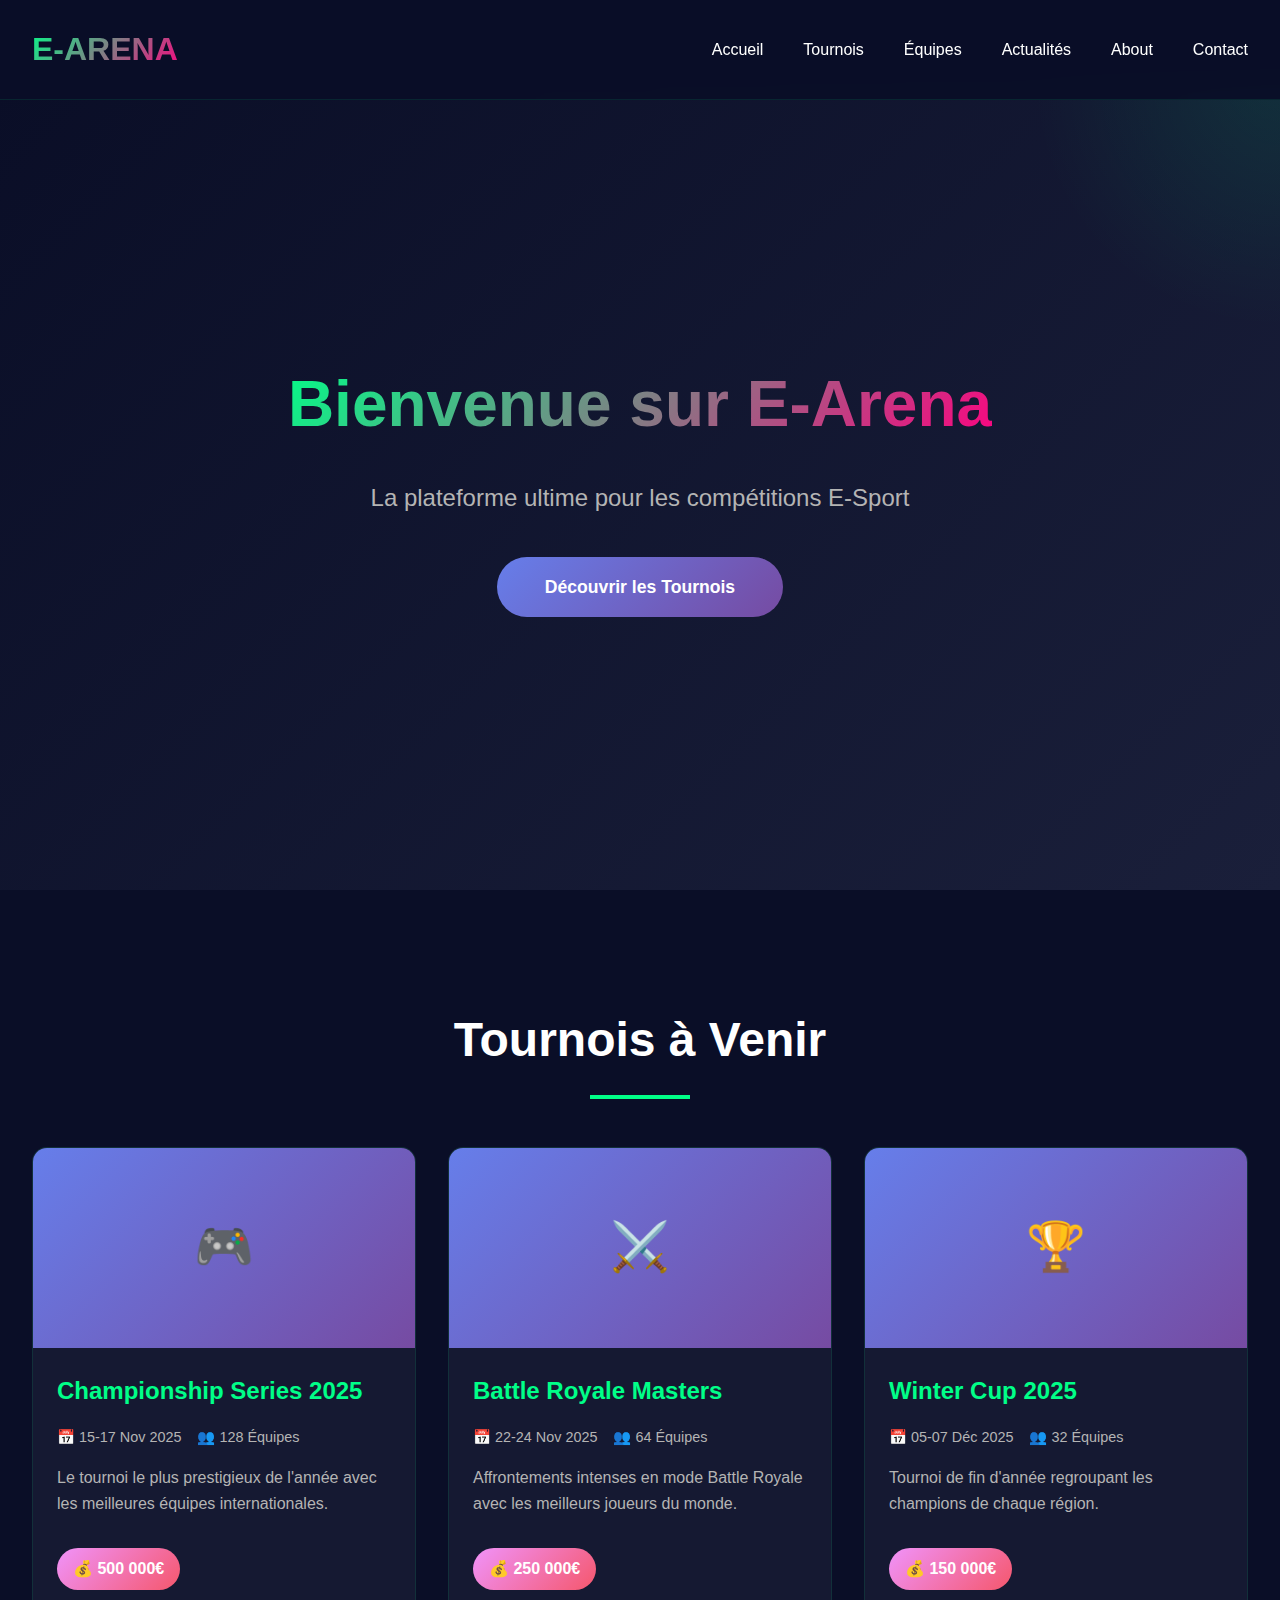
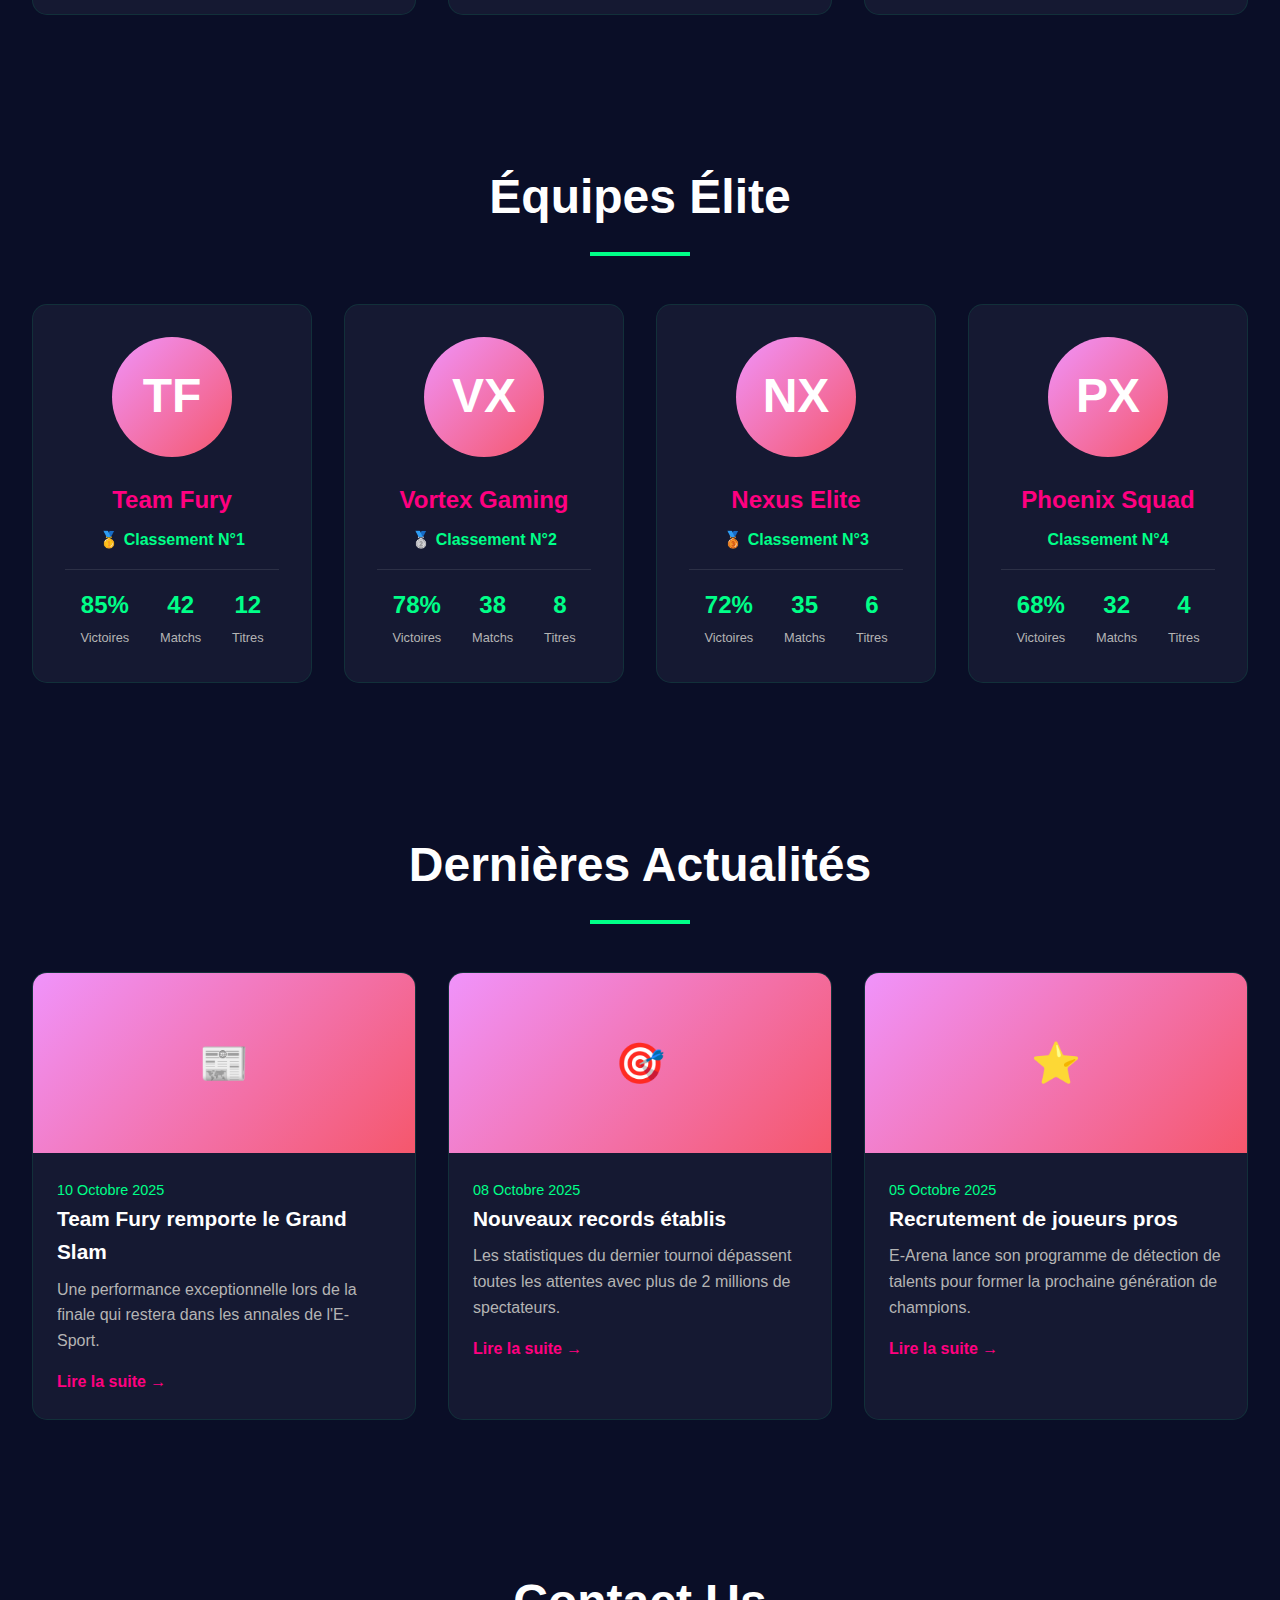
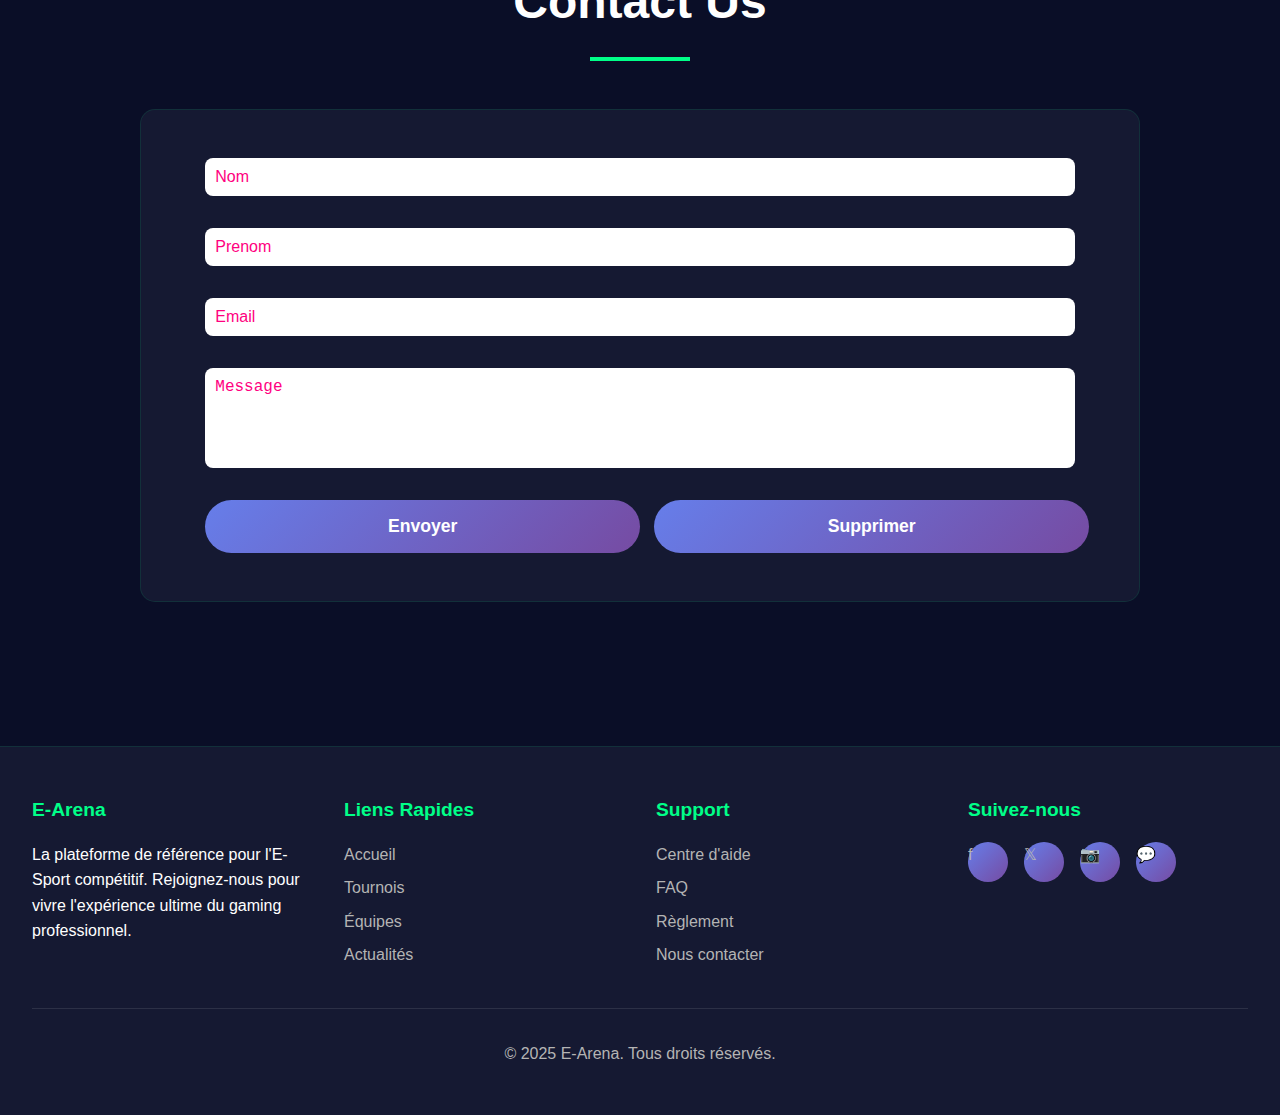
<file: index.html>
<!DOCTYPE html>
<html lang="fr">
<head>
    <meta charset="UTF-8">
    <meta name="viewport" content="width=device-width, initial-scale=1.0">
    <meta name="description" content="E-Arena - Plateforme E-Sport pour tournois, équipes et actualités gaming compétitif">
    <meta name="keywords" content="esport, gaming, tournois, compétition, équipes">
    <meta name="author" content="E-Arena">
    <title>E-Arena | Plateforme E-Sport - Tournois & Compétitions</title>
    <style>
        /* Reset et Variables CSS */
        * {
            margin: 0;
            padding: 0;
            box-sizing: border-box;
            scroll-behavior: smooth; 
            /*make a smooth scroll when we click a button link*/

        }

        :root {
            --primary-color: #00ff88;
            --secondary-color: #ff0080;
            --dark-bg: #0a0e27;
            --card-bg: #151932;
            --text-primary: #ffffff;
            --text-secondary: #b4b4b4;
            --gradient-1: linear-gradient(135deg, #667eea 0%, #764ba2 100%);
            --gradient-2: linear-gradient(135deg, #f093fb 0%, #f5576c 100%);
            --transition: all 0.3s cubic-bezier(0.4, 0, 0.2, 1);
        }

        body {
            font-family: 'Segoe UI', Tahoma, Geneva, Verdana, sans-serif;
            background-color: var(--dark-bg);
            color: var(--text-primary);
            line-height: 1.6;
            overflow-x: hidden;
        }

        /* Header et Navigation */
        header {
            position: fixed;
            top: 0;
            width: 100%;
            background: rgba(10, 14, 39, 0.95);
            backdrop-filter: blur(10px);
            z-index: 1000;
            border-bottom: 1px solid rgba(0, 255, 136, 0.1);
        }

        nav {
            max-width: 1400px;
            margin: 0 auto;
            padding: 1.5rem 2rem;
            display: flex;
            justify-content: space-between;
            align-items: center;
            
        }

        .logo {
            font-size: 2rem;
            font-weight: bold;
            background: linear-gradient(135deg, var(--primary-color), var(--secondary-color));
            -webkit-background-clip: text;
            -webkit-text-fill-color: transparent;
            background-clip: text;
        }

        .nav-links {
            display: flex;
            list-style: none;
            gap: 2.5rem;
        }

        .nav-links a {
            color: var(--text-primary);
            text-decoration: none;
            font-weight: 500;
            transition: var(--transition);
            position: relative;
        }

        .nav-links a::after {
            content: '';
            position: absolute;
            bottom: -5px;
            left: 0;
            width: 0;
            height: 2px;
            background: var(--primary-color);
            transition: var(--transition);
        }

        .nav-links a:hover::after {
            width: 100%;
        }

        .nav-links a:hover {
            color: var(--primary-color);
        }

        /* Section Hero */
        .hero {
            margin-top: 80px;
            min-height: 90vh;
            display: flex;
            align-items: center;
            justify-content: center;
            position: relative;
            overflow: hidden;
            background: linear-gradient(135deg, #0a0e27 0%, #1a1f3a 100%);
        }

        .hero::before {
            content: '';
            position: absolute;
            width: 500px;
            height: 500px;
            background: radial-gradient(circle, rgba(0, 255, 136, 0.1) 0%, transparent 70%);
            top: -250px;
            right: -250px;
            animation: pulse 4s ease-in-out infinite;
        }

        @keyframes pulse {
            0%, 100% { transform: scale(1); opacity: 0.5; }
            50% { transform: scale(1.1); opacity: 0.8; }
        }

        .hero-content {
            max-width: 1400px;
            padding: 2rem;
            text-align: center;
            z-index: 1;
        }

        .hero h1 {
            font-size: 4rem;
            margin-bottom: 1.5rem;
            background: linear-gradient(135deg, var(--primary-color), var(--secondary-color));
            -webkit-background-clip: text;
            -webkit-text-fill-color: transparent;
            background-clip: text;
            animation: fadeInUp 1s ease-out;
        }

        @keyframes fadeInUp {
            from {
                opacity: 0;
                transform: translateY(30px);
            }
            to {
                opacity: 1;
                transform: translateY(0);
            }
        }

        .hero p {
            font-size: 1.5rem;
            color: var(--text-secondary);
            margin-bottom: 2.5rem;
            animation: fadeInUp 1s ease-out 0.2s both;
        }

        .cta-button {
            display: inline-block;
            padding: 1rem 3rem;
            background: var(--gradient-1);
            color: white;
            text-decoration: none;
            border-radius: 50px;
            font-weight: bold;
            font-size: 1.1rem;
            transition: var(--transition);
            animation: fadeInUp 1s ease-out 0.4s both;
            border: none;
            cursor: pointer;
        }

        .cta-button:hover {
            transform: translateY(-3px);
            box-shadow: 0 10px 30px rgba(102, 126, 234, 0.4);
        }

        /* Section Container */
        section {
            max-width: 1400px;
            margin: 5rem auto;
            padding: 2rem;
        }

        .section-title {
            font-size: 3rem;
            text-align: center;
            margin-bottom: 3rem;
            position: relative;
        }

        .section-title::after {
            content: '';
            display: block;
            width: 100px;
            height: 4px;
            background: var(--primary-color);
            margin: 1rem auto 0;
        }

        /* Grille de Tournois */
        .tournaments-grid {
            display: grid;
            grid-template-columns: repeat(auto-fit, minmax(350px, 1fr));
            gap: 2rem;
        }

        .tournament-card {
            background: var(--card-bg);
            border-radius: 15px;
            overflow: hidden;
            transition: var(--transition);
            border: 1px solid rgba(0, 255, 136, 0.1);
        }

        .tournament-card:hover {
            transform: translateY(-10px);
            box-shadow: 0 15px 40px rgba(0, 255, 136, 0.2);
            border-color: var(--primary-color);
        }

        .tournament-image {
            width: 100%;
            height: 200px;
            background: var(--gradient-1);
            display: flex;
            align-items: center;
            justify-content: center;
            font-size: 3rem;
            color: white;
        }

        .tournament-content {
            padding: 1.5rem;
        }

        .tournament-card h3 {
            font-size: 1.5rem;
            margin-bottom: 0.5rem;
            color: var(--primary-color);
        }

        .tournament-meta {
            display: flex;
            gap: 1rem;
            margin: 1rem 0;
            flex-wrap: wrap;
        }

        .meta-item {
            display: flex;
            align-items: center;
            gap: 0.5rem;
            color: var(--text-secondary);
            font-size: 0.9rem;
        }

        .tournament-card p {
            color: var(--text-secondary);
            margin-bottom: 1rem;
        }

        .prize-pool {
            background: var(--gradient-2);
            padding: 0.5rem 1rem;
            border-radius: 25px;
            display: inline-block;
            font-weight: bold;
            margin-top: 1rem;
        }

        /* Équipes */
        .teams-grid {
            display: grid;
            grid-template-columns: repeat(auto-fit, minmax(280px, 1fr));
            gap: 2rem;
        }

        .team-card {
            background: var(--card-bg);
            padding: 2rem;
            border-radius: 15px;
            text-align: center;
            transition: var(--transition);
            border: 1px solid rgba(0, 255, 136, 0.1);
        }

        .team-card:hover {
            transform: scale(1.05);
            border-color: var(--secondary-color);
        }

        .team-logo {
            width: 120px;
            height: 120px;
            background: var(--gradient-2);
            border-radius: 50%;
            margin: 0 auto 1.5rem;
            display: flex;
            align-items: center;
            justify-content: center;
            font-size: 3rem;
            font-weight: bold;
        }

        .team-name {
            font-size: 1.5rem;
            margin-bottom: 0.5rem;
            color: var(--secondary-color);
        }

        .team-rank {
            color: var(--primary-color);
            font-weight: bold;
            margin-bottom: 1rem;
        }

        .team-stats {
            display: flex;
            justify-content: space-around;
            margin-top: 1rem;
            padding-top: 1rem;
            border-top: 1px solid rgba(255, 255, 255, 0.1);
        }

        .stat {
            text-align: center;
        }

        .stat-value {
            display: block;
            font-size: 1.5rem;
            font-weight: bold;
            color: var(--primary-color);
        }

        .stat-label {
            font-size: 0.8rem;
            color: var(--text-secondary);
        }

        /* Actualités */
        .news-grid {
            display: grid;
            grid-template-columns: repeat(auto-fit, minmax(300px, 1fr));
            gap: 2rem;
        }

        .news-card {
            background: var(--card-bg);
            border-radius: 15px;
            overflow: hidden;
            transition: var(--transition);
            border: 1px solid rgba(0, 255, 136, 0.1);
        }

        .news-card:hover {
            transform: translateY(-5px);
            box-shadow: 0 10px 30px rgba(255, 0, 128, 0.2);
        }

        .news-image {
            width: 100%;
            height: 180px;
            background: var(--gradient-2);
            display: flex;
            align-items: center;
            justify-content: center;
            font-size: 2.5rem;
        }

        .news-content {
            padding: 1.5rem;
        }

        .news-date {
            color: var(--primary-color);
            font-size: 0.9rem;
            margin-bottom: 0.5rem;
        }

        .news-card h3 {
            font-size: 1.3rem;
            margin-bottom: 0.5rem;
        }

        .news-card p {
            color: var(--text-secondary);
            margin-bottom: 1rem;
        }

        .read-more {
            color: var(--secondary-color);
            text-decoration: none;
            font-weight: bold;
            display: inline-flex;
            align-items: center;
            gap: 0.5rem;
            transition: var(--transition);
        }

        .read-more:hover {
            gap: 1rem;
        }
        /* Contact Us */
        .contact{
            background: var(--card-bg);
            max-width: 1000px;
            margin: 2rem auto;
            padding: 2rem 0;
            min-height:180px;
            border-radius: 15px;
            border: 1px solid rgba(0, 255, 136, 0.1);
        }

        .row{
            display: flex;
            justify-content: center;
            align-items: center;
            padding: 1rem;
        }
        .row input::placeholder, 
        .row textarea::placeholder{
            color: var(--secondary-color);
        }
        .row input, 
        .row textarea{
            border: none;
            outline: none;
            padding: 10px;
            font-size: 1rem;
            color: var(--dark-bg);
            flex-basis: 90%;
            border-radius: 8px;
        }
        .row textarea{
            height: 100px;
            resize: none;
        }
        .row .cta-button{
            width: 45%;
            margin-left: 0.9rem;
            text-align: center;
        }
        
        /* Footer */
        footer {
            background: var(--card-bg);
            padding: 3rem 2rem;
            margin-top: 5rem;
            border-top: 1px solid rgba(0, 255, 136, 0.1);
        }

        .footer-content {
            max-width: 1400px;
            margin: 0 auto;
            display: grid;
            grid-template-columns: repeat(auto-fit, minmax(250px, 1fr));
            gap: 2rem;
        }

        .footer-section h4 {
            color: var(--primary-color);
            margin-bottom: 1rem;
            font-size: 1.2rem;
        }

        .footer-section ul {
            list-style: none;
        }

        .footer-section a {
            color: var(--text-secondary);
            text-decoration: none;
            display: block;
            margin-bottom: 0.5rem;
            transition: var(--transition);
        }

        .footer-section a:hover {
            color: var(--primary-color);
            padding-left: 5px;
        }

        .social-links {
            display: flex;
            gap: 1rem;
            margin-top: 1rem;
        }

        .social-link {
            width: 40px;
            height: 40px;
            background: var(--gradient-1);
            border-radius: 50%;
            display: flex;
            align-items: center;
            justify-content: center;
            color: white;
            text-decoration: none;
            transition: var(--transition);
        }

        .social-link:hover {
            transform: scale(1.1);
        }

        .footer-bottom {
            text-align: center;
            margin-top: 2rem;
            padding-top: 2rem;
            border-top: 1px solid rgba(255, 255, 255, 0.1);
            color: var(--text-secondary);
        }

        /* Responsive */
        @media (max-width: 768px) {
            .hero h1 {
                font-size: 2.5rem;
            }

            .hero p {
                font-size: 1.2rem;
            }

            .nav-links {
                gap: 1rem;
                flex-wrap: wrap;
                justify-content: center;
            }

            .section-title {
                font-size: 2rem;
            }

            .tournaments-grid,
            .teams-grid,
            .news-grid {
                grid-template-columns: 1fr;
            }
        }
    </style>
</head>
<body>
    <!-- Header -->
    <header>
        <nav>
            <div class="logo">E-ARENA</div>
            <ul class="nav-links">
                <li><a href="index.html">Accueil</a></li>
                <li><a href="tournois.html" target="_blank">Tournois</a></li>
                <li><a href="equipes.html" target="_blank">Équipes</a></li>
                <li><a href="actualites.html" target="_blank">Actualités</a></li>
                <li><a href="about.html" target="_blank">About</a></li>
                <li><a href="contact.html">Contact</a></li>
            </ul>
        </nav>
    </header>

    <!-- Hero Section -->
    <section id="accueil" class="hero">
        <div class="hero-content">
            <h1>Bienvenue sur E-Arena</h1>
            <p>La plateforme ultime pour les compétitions E-Sport</p>
            <a href="#tournois" class="cta-button">Découvrir les Tournois</a>
        </div>
    </section>

    <!-- Section Tournois -->
    <section id="tournois">
        <h2 class="section-title">Tournois à Venir</h2>
        <div class="tournaments-grid">
            <article class="tournament-card">
                <div class="tournament-image">🎮</div>
                <div class="tournament-content">
                    <h3>Championship Series 2025</h3>
                    <div class="tournament-meta">
                        <span class="meta-item">📅 15-17 Nov 2025</span>
                        <span class="meta-item">👥 128 Équipes</span>
                    </div>
                    <p>Le tournoi le plus prestigieux de l'année avec les meilleures équipes internationales.</p>
                    <span class="prize-pool">💰 500 000€</span>
                </div>
            </article>

            <article class="tournament-card">
                <div class="tournament-image">⚔️</div>
                <div class="tournament-content">
                    <h3>Battle Royale Masters</h3>
                    <div class="tournament-meta">
                        <span class="meta-item">📅 22-24 Nov 2025</span>
                        <span class="meta-item">👥 64 Équipes</span>
                    </div>
                    <p>Affrontements intenses en mode Battle Royale avec les meilleurs joueurs du monde.</p>
                    <span class="prize-pool">💰 250 000€</span>
                </div>
            </article>

            <article class="tournament-card">
                <div class="tournament-image">🏆</div>
                <div class="tournament-content">
                    <h3>Winter Cup 2025</h3>
                    <div class="tournament-meta">
                        <span class="meta-item">📅 05-07 Déc 2025</span>
                        <span class="meta-item">👥 32 Équipes</span>
                    </div>
                    <p>Tournoi de fin d'année regroupant les champions de chaque région.</p>
                    <span class="prize-pool">💰 150 000€</span>
                </div>
            </article>
        </div>
    </section>

    <!-- Section Équipes -->
    <section id="equipes">
        <h2 class="section-title">Équipes Élite</h2>
        <div class="teams-grid">
            <article class="team-card">
                <div class="team-logo">TF</div>
                <h3 class="team-name">Team Fury</h3>
                <p class="team-rank">🥇 Classement N°1</p>
                <div class="team-stats">
                    <div class="stat">
                        <span class="stat-value">85%</span>
                        <span class="stat-label">Victoires</span>
                    </div>
                    <div class="stat">
                        <span class="stat-value">42</span>
                        <span class="stat-label">Matchs</span>
                    </div>
                    <div class="stat">
                        <span class="stat-value">12</span>
                        <span class="stat-label">Titres</span>
                    </div>
                </div>
            </article>

            <article class="team-card">
                <div class="team-logo">VX</div>
                <h3 class="team-name">Vortex Gaming</h3>
                <p class="team-rank">🥈 Classement N°2</p>
                <div class="team-stats">
                    <div class="stat">
                        <span class="stat-value">78%</span>
                        <span class="stat-label">Victoires</span>
                    </div>
                    <div class="stat">
                        <span class="stat-value">38</span>
                        <span class="stat-label">Matchs</span>
                    </div>
                    <div class="stat">
                        <span class="stat-value">8</span>
                        <span class="stat-label">Titres</span>
                    </div>
                </div>
            </article>

            <article class="team-card">
                <div class="team-logo">NX</div>
                <h3 class="team-name">Nexus Elite</h3>
                <p class="team-rank">🥉 Classement N°3</p>
                <div class="team-stats">
                    <div class="stat">
                        <span class="stat-value">72%</span>
                        <span class="stat-label">Victoires</span>
                    </div>
                    <div class="stat">
                        <span class="stat-value">35</span>
                        <span class="stat-label">Matchs</span>
                    </div>
                    <div class="stat">
                        <span class="stat-value">6</span>
                        <span class="stat-label">Titres</span>
                    </div>
                </div>
            </article>

            <article class="team-card">
                <div class="team-logo">PX</div>
                <h3 class="team-name">Phoenix Squad</h3>
                <p class="team-rank">Classement N°4</p>
                <div class="team-stats">
                    <div class="stat">
                        <span class="stat-value">68%</span>
                        <span class="stat-label">Victoires</span>
                    </div>
                    <div class="stat">
                        <span class="stat-value">32</span>
                        <span class="stat-label">Matchs</span>
                    </div>
                    <div class="stat">
                        <span class="stat-value">4</span>
                        <span class="stat-label">Titres</span>
                    </div>
                </div>
            </article>
        </div>
    </section>

    <!-- Section Actualités -->
    <section id="actualites">
        <h2 class="section-title">Dernières Actualités</h2>
        <div class="news-grid">
            <article class="news-card">
                <div class="news-image">📰</div>
                <div class="news-content">
                    <time class="news-date">10 Octobre 2025</time>
                    <h3>Team Fury remporte le Grand Slam</h3>
                    <p>Une performance exceptionnelle lors de la finale qui restera dans les annales de l'E-Sport.</p>
                    <a href="#" class="read-more">Lire la suite →</a>
                </div>
            </article>

            <article class="news-card">
                <div class="news-image">🎯</div>
                <div class="news-content">
                    <time class="news-date">08 Octobre 2025</time>
                    <h3>Nouveaux records établis</h3>
                    <p>Les statistiques du dernier tournoi dépassent toutes les attentes avec plus de 2 millions de spectateurs.</p>
                    <a href="#" class="read-more">Lire la suite →</a>
                </div>
            </article>

            <article class="news-card">
                <div class="news-image">⭐</div>
                <div class="news-content">
                    <time class="news-date">05 Octobre 2025</time>
                    <h3>Recrutement de joueurs pros</h3>
                    <p>E-Arena lance son programme de détection de talents pour former la prochaine génération de champions.</p>
                    <a href="#" class="read-more">Lire la suite →</a>
                </div>
            </article>
        </div>
    </section>
    
    <!-- Contact -->
    <section id="contacter">
        <h2 class="section-title">Contact Us</h2>

        <div class="contact">
            <form>
                <div class="row">
                    <input type="text" placeholder="Nom">
                </div>
                <div class="row">
                    <input type="text" placeholder="Prenom">
                </div>
                <div class="row">
                    <input type=" email" placeholder="Email">
                </div>
                <div class="row">
                    <textarea placeholder="Message"></textarea>
                </div>
                <div class="row">
                    <button  class="cta-button" type="submit">Envoyer</button>
                    <button  class="cta-button" type="reset">Supprimer</button>
                </div>

            </form>
        </div>
    </section>

    <!-- Footer -->
    <footer id="contact">
        <div class="footer-content">
            <div class="footer-section">
                <h4>E-Arena</h4>
                <p>La plateforme de référence pour l'E-Sport compétitif. Rejoignez-nous pour vivre l'expérience ultime du gaming professionnel.</p>
            </div>

            <div class="footer-section">
                <h4>Liens Rapides</h4>
                <ul>
                    <li><a href="#accueil">Accueil</a></li>
                    <li><a href="#tournois">Tournois</a></li>
                    <li><a href="#equipes">Équipes</a></li>
                    <li><a href="#actualites">Actualités</a></li>
                </ul>
            </div>

            <div class="footer-section">
                <h4>Support</h4>
                <ul>
                    <li><a href="#">Centre d'aide</a></li>
                    <li><a href="#">FAQ</a></li>
                    <li><a href="#">Règlement</a></li>
                    <li><a href="#contacter">Nous contacter</a></li>
                </ul>
            </div>

            <div class="footer-section">
                <h4>Suivez-nous</h4>
                <div class="social-links">
                    <a href="#" class="social-link" aria-label="Facebook">f</a>
                    <a href="#" class="social-link" aria-label="Twitter">𝕏</a>
                    <a href="#" class="social-link" aria-label="Instagram">📷</a>
                    <a href="#" class="social-link" aria-label="Discord">💬</a>
                </div>
            </div>
        </div>

        <div class="footer-bottom">
            <p>&copy; 2025 E-Arena. Tous droits réservés.</p>
        </div>
    </footer>
</body>
</html>
</file>
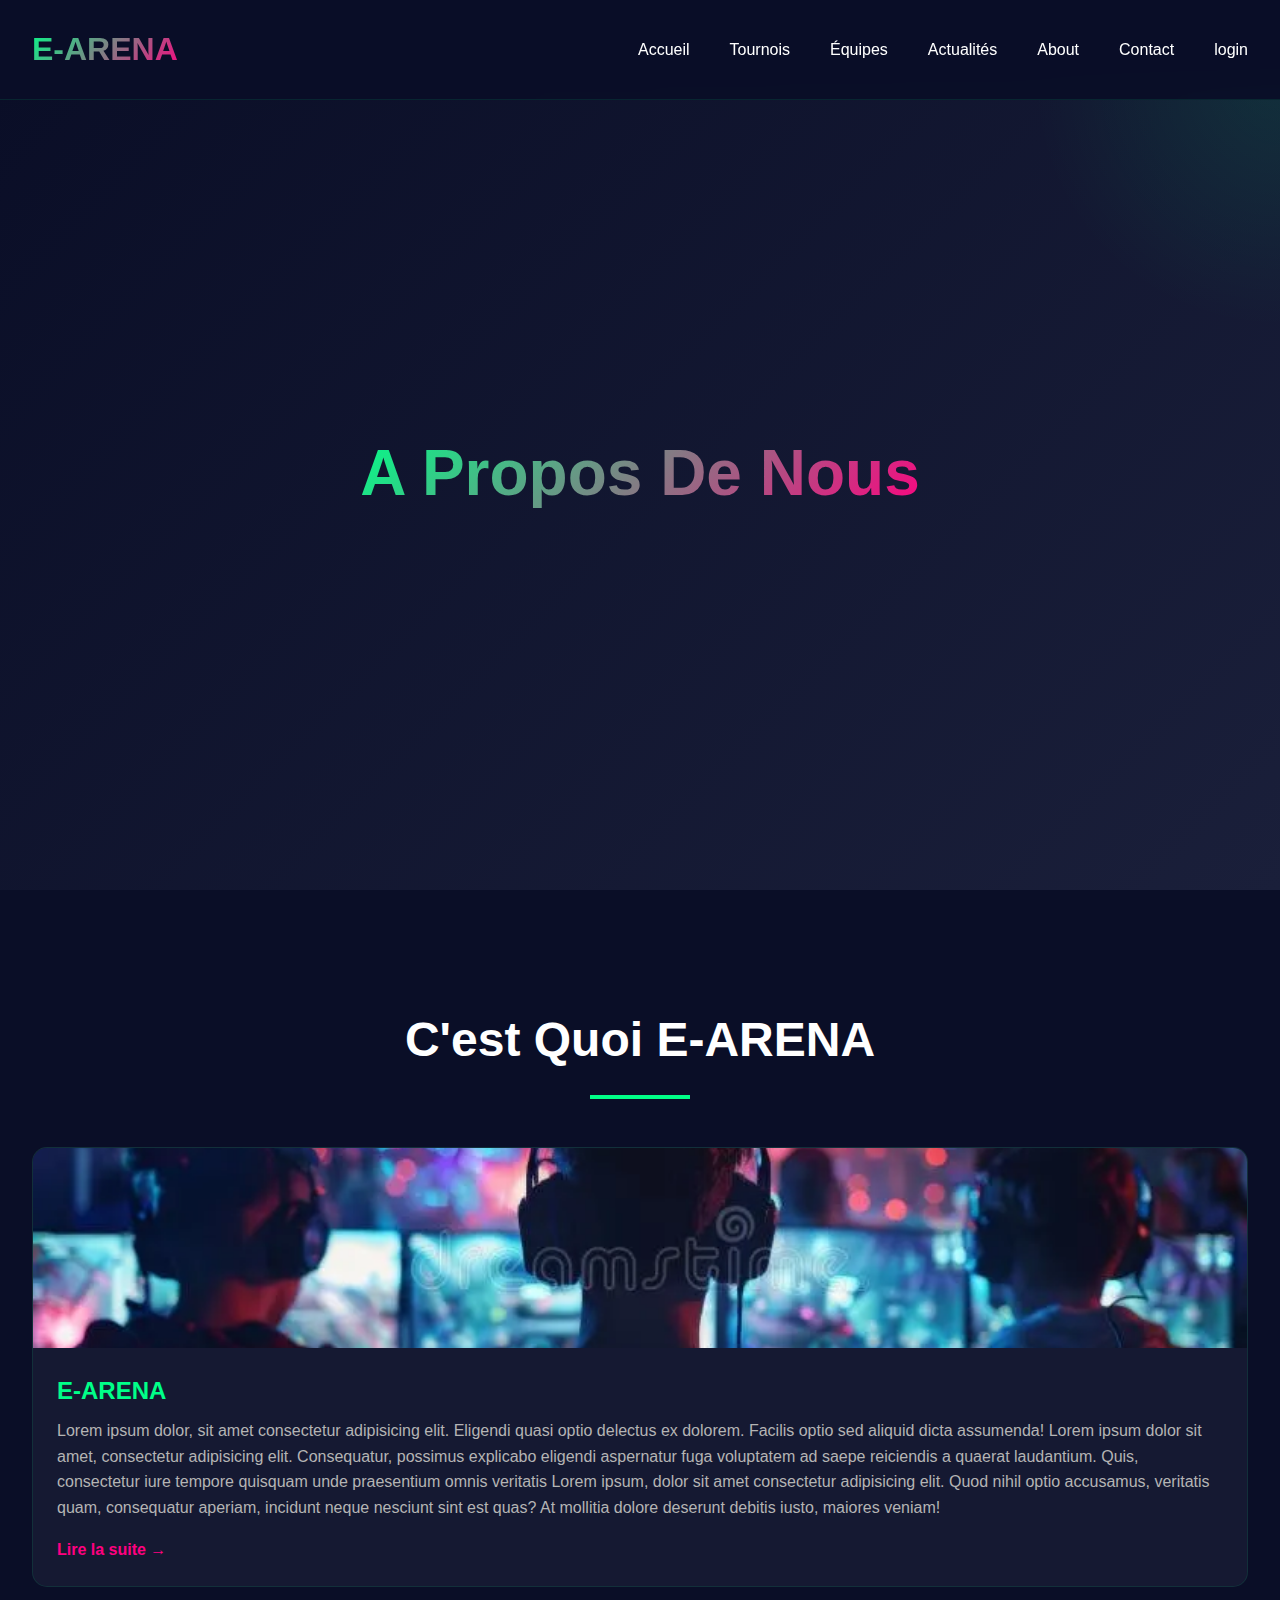
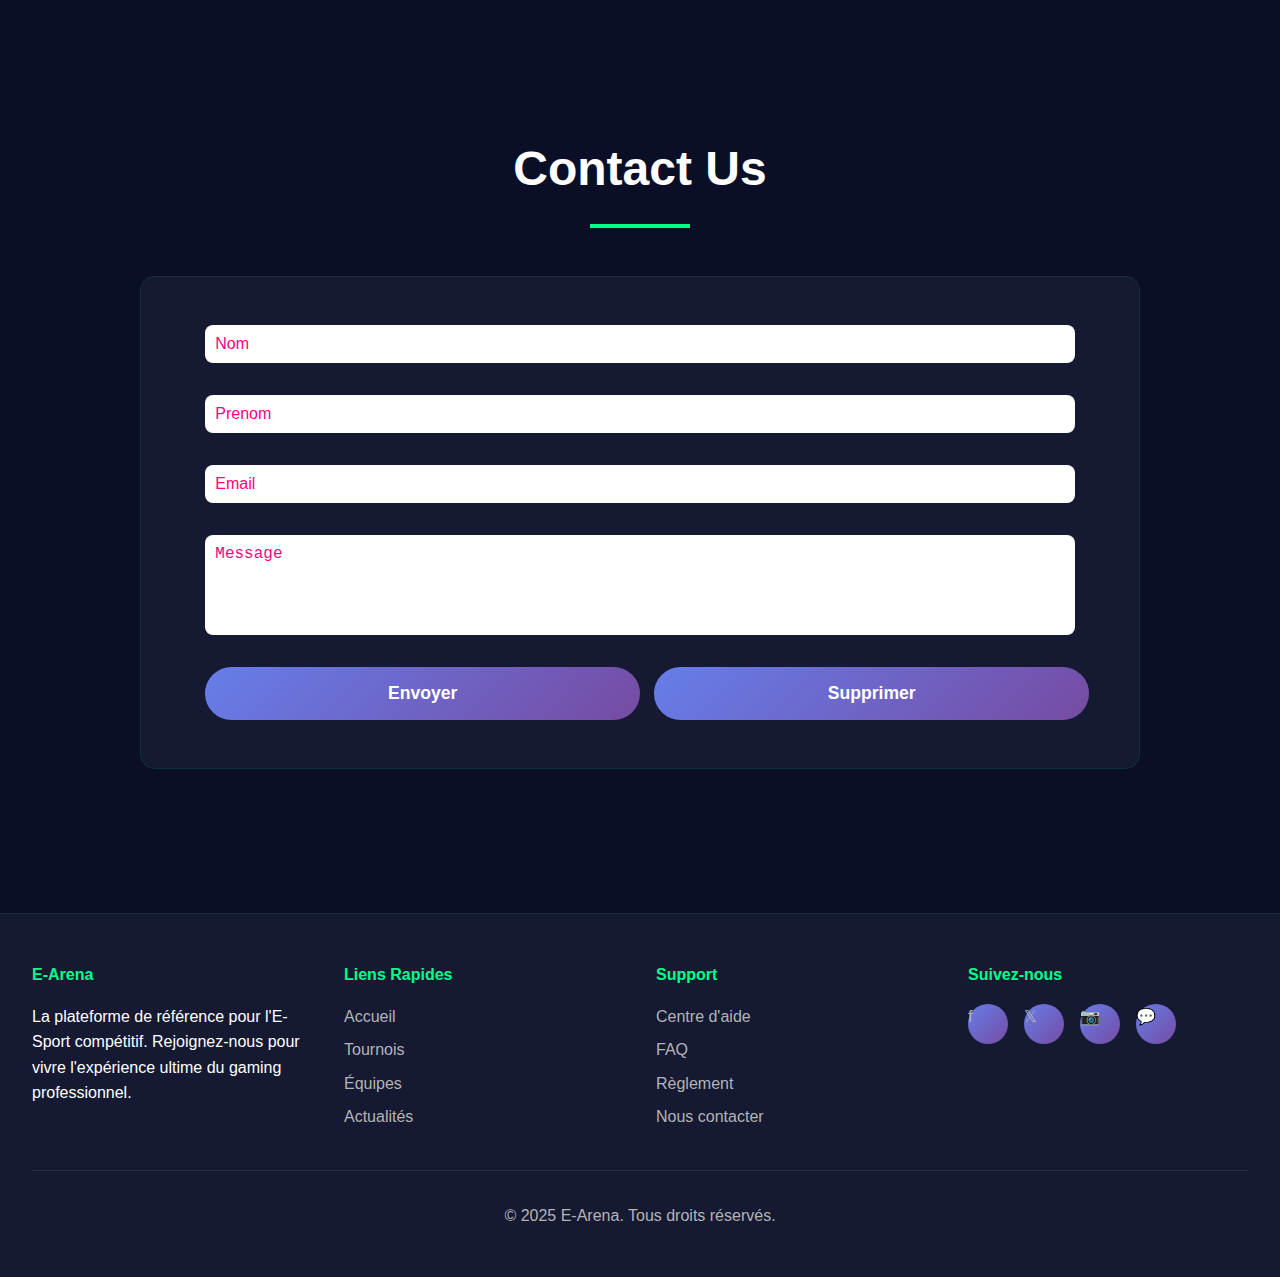
<file: about.html>
<!DOCTYPE html>
<html lang="fr">
<head>
    <meta charset="UTF-8">
    <meta name="viewport" content="width=device-width, initial-scale=1.0">
    <meta name="description" content="E-Arena - Plateforme E-Sport pour tournois, équipes et actualités gaming compétitif">
    <meta name="keywords" content="esport, gaming, tournois, compétition, équipes">
    <meta name="author" content="E-Arena">
    <link rel="stylesheet" href="css/about.css">
    <title>E-Arena | Plateforme E-Sport - Tournois & Compétitions</title>
</head>
<body>
    <!-- Header -->
    <header>
        <nav>
            <div class="logo">E-ARENA</div>
            <ul class="nav-links">
                <li><a href="index.html">Accueil</a></li>
                <li><a href="tournois.html">Tournois</a></li>
                <li><a href="equipes.html" >Équipes</a></li>
                <li><a href="actualites.html" >Actualités</a></li>
                <li><a href="#" >About</a></li>
                <li><a href="contact.html">Contact</a></li>
                <li><a href="login.html">login</a></li>
            </ul>
        </nav>
    </header>

    <!-- Hero Section -->
    <section id="accueil" class="hero">
        <div class="hero-content">
            <h1>A Propos De Nous</h1>
        </div>
    </section>

    <!-- Section About-->
    <section id="about">
        <h2 class="section-title">C'est Quoi E-ARENA</h2>
        <div class="tournaments-grid">
            <article class="tournament-card">
                <div class="about-image"><img src="image.webp" alt=""></div>
                <div class="about-content">
                    <h3>E-ARENA</h3>
                    
                    <p>Lorem ipsum dolor, sit amet consectetur adipisicing elit. Eligendi quasi optio delectus ex dolorem. Facilis optio sed aliquid dicta assumenda! Lorem ipsum dolor sit amet, consectetur adipisicing elit. Consequatur, possimus explicabo eligendi aspernatur fuga voluptatem ad saepe reiciendis a quaerat laudantium. Quis, consectetur iure tempore quisquam unde praesentium omnis veritatis Lorem ipsum, dolor sit amet consectetur adipisicing elit. Quod nihil optio accusamus, veritatis quam, consequatur aperiam, incidunt neque nesciunt sint est quas? At mollitia dolore deserunt debitis iusto, maiores veniam!</p>
                    <!-- <span class="prize-pool">lire la suite</span> -->
                    <a href="#" class="read-more">Lire la suite →</a>
                </div>
            </article>

            
        </div>
    </section>

    <!-- Contact -->
    <section id="contact">
        <h2 class="section-title">Contact Us</h2>

        <div class="contact">
            <form>
                <div class="row">
                    <input type="text" placeholder="Nom">
                </div>
                <div class="row">
                    <input type="text" placeholder="Prenom">
                </div>
                <div class="row">
                    <input type="email" placeholder="Email">
                </div>
                <div class="row">
                    <textarea placeholder="Message"></textarea>
                </div>
                <div class="row">
                    <button  class="cta-button" type="submit">Envoyer</button>
                    <button  class="cta-button" type="reset">Supprimer</button>
                </div>

            </form>
        </div>
    </section>

    <!-- Footer -->
    <footer>
        <div class="footer-content">
            <div class="footer-section">
                <h4>E-Arena</h4>
                <p>La plateforme de référence pour l'E-Sport compétitif. Rejoignez-nous pour vivre l'expérience ultime du gaming professionnel.</p>
            </div>

            <div class="footer-section">
                <h4>Liens Rapides</h4>
                <ul>
                    <li><a href="#accueil">Accueil</a></li>
                    <li><a href="#tournois">Tournois</a></li>
                    <li><a href="#equipes">Équipes</a></li>
                    <li><a href="#actualites">Actualités</a></li>
                </ul>
            </div>

            <div class="footer-section">
                <h4>Support</h4>
                <ul>
                    <li><a href="#">Centre d'aide</a></li>
                    <li><a href="#">FAQ</a></li>
                    <li><a href="#">Règlement</a></li>
                    <li><a href="#">Nous contacter</a></li>
                </ul>
            </div>

            <div class="footer-section">
                <h4>Suivez-nous</h4>
                <div class="social-links">
                    <a href="#" class="social-link" aria-label="Facebook">f</a>
                    <a href="#" class="social-link" aria-label="Twitter">𝕏</a>
                    <a href="#" class="social-link" aria-label="Instagram">📷</a>
                    <a href="#" class="social-link" aria-label="Discord">💬</a>
                </div>
            </div>
        </div>

        <div class="footer-bottom">
            <p>&copy; 2025 E-Arena. Tous droits réservés.</p>
        </div>
    </footer>
</body>
</html>
</file>
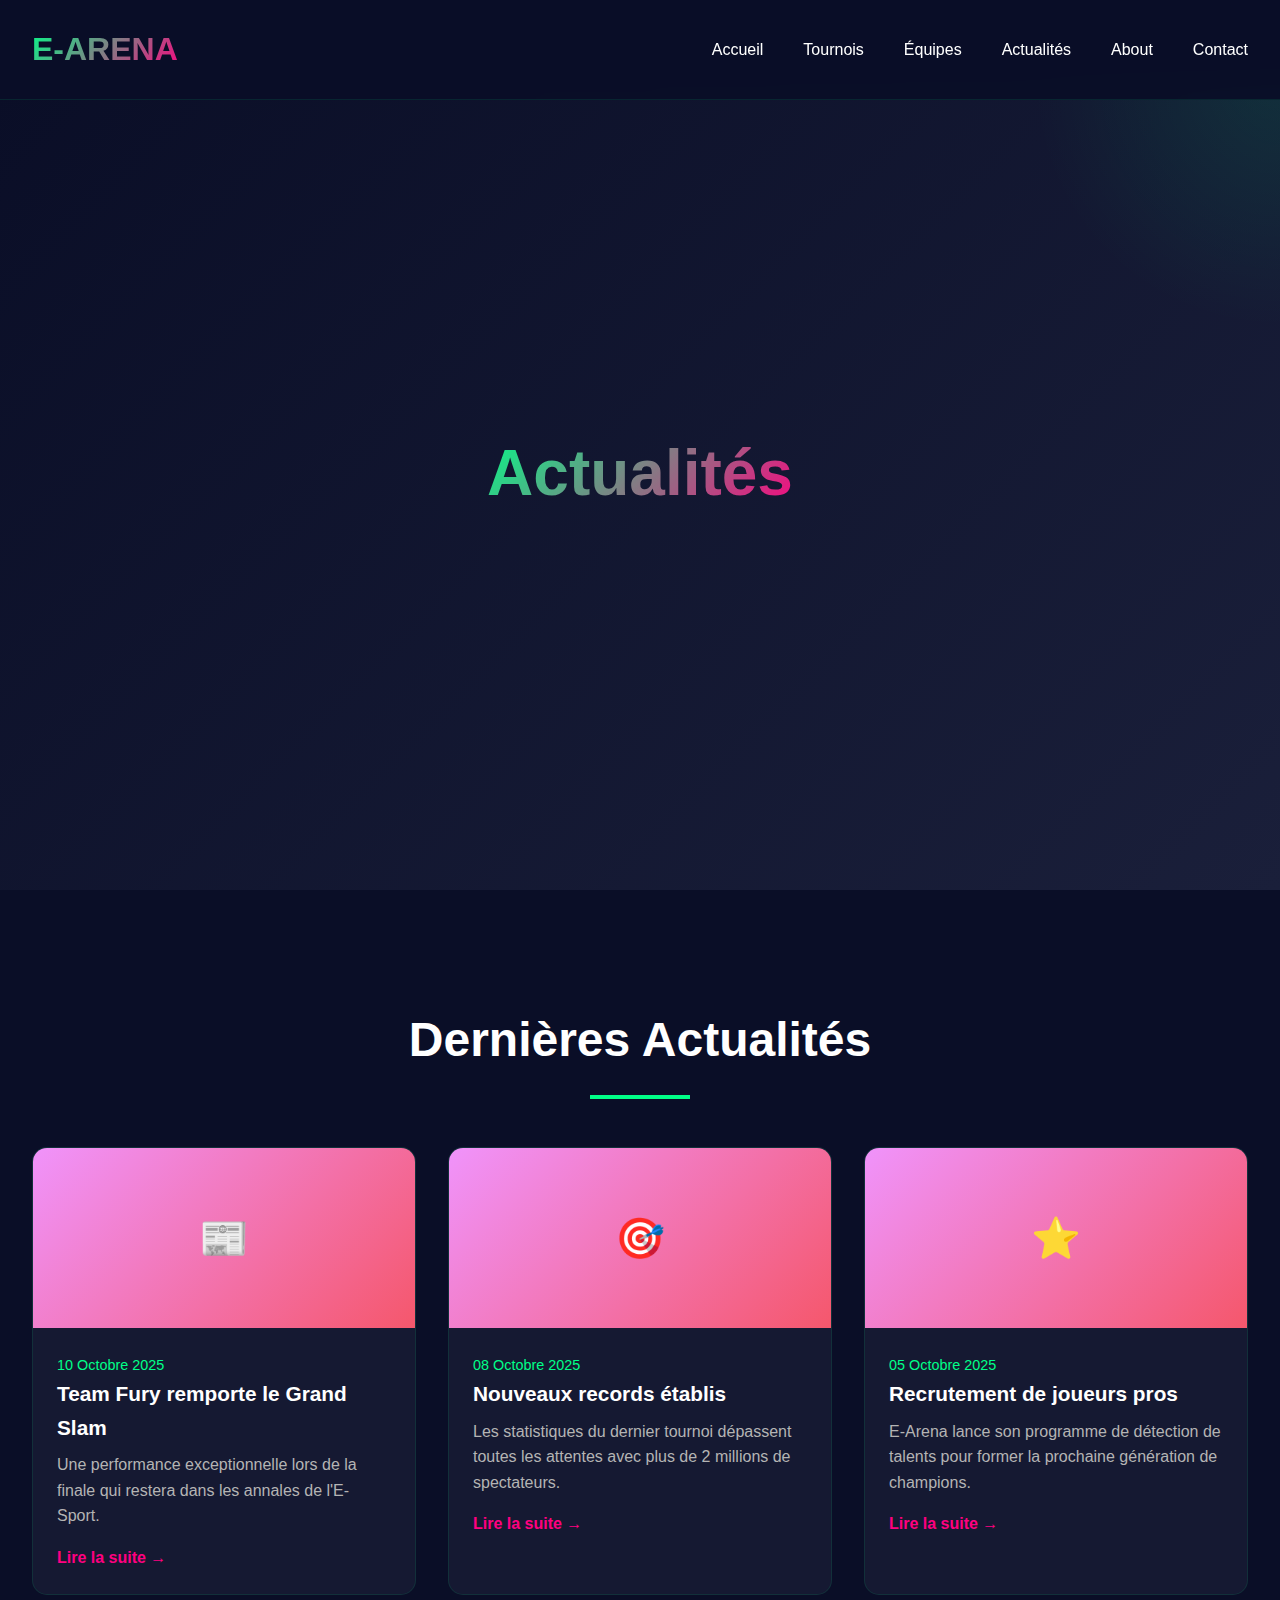
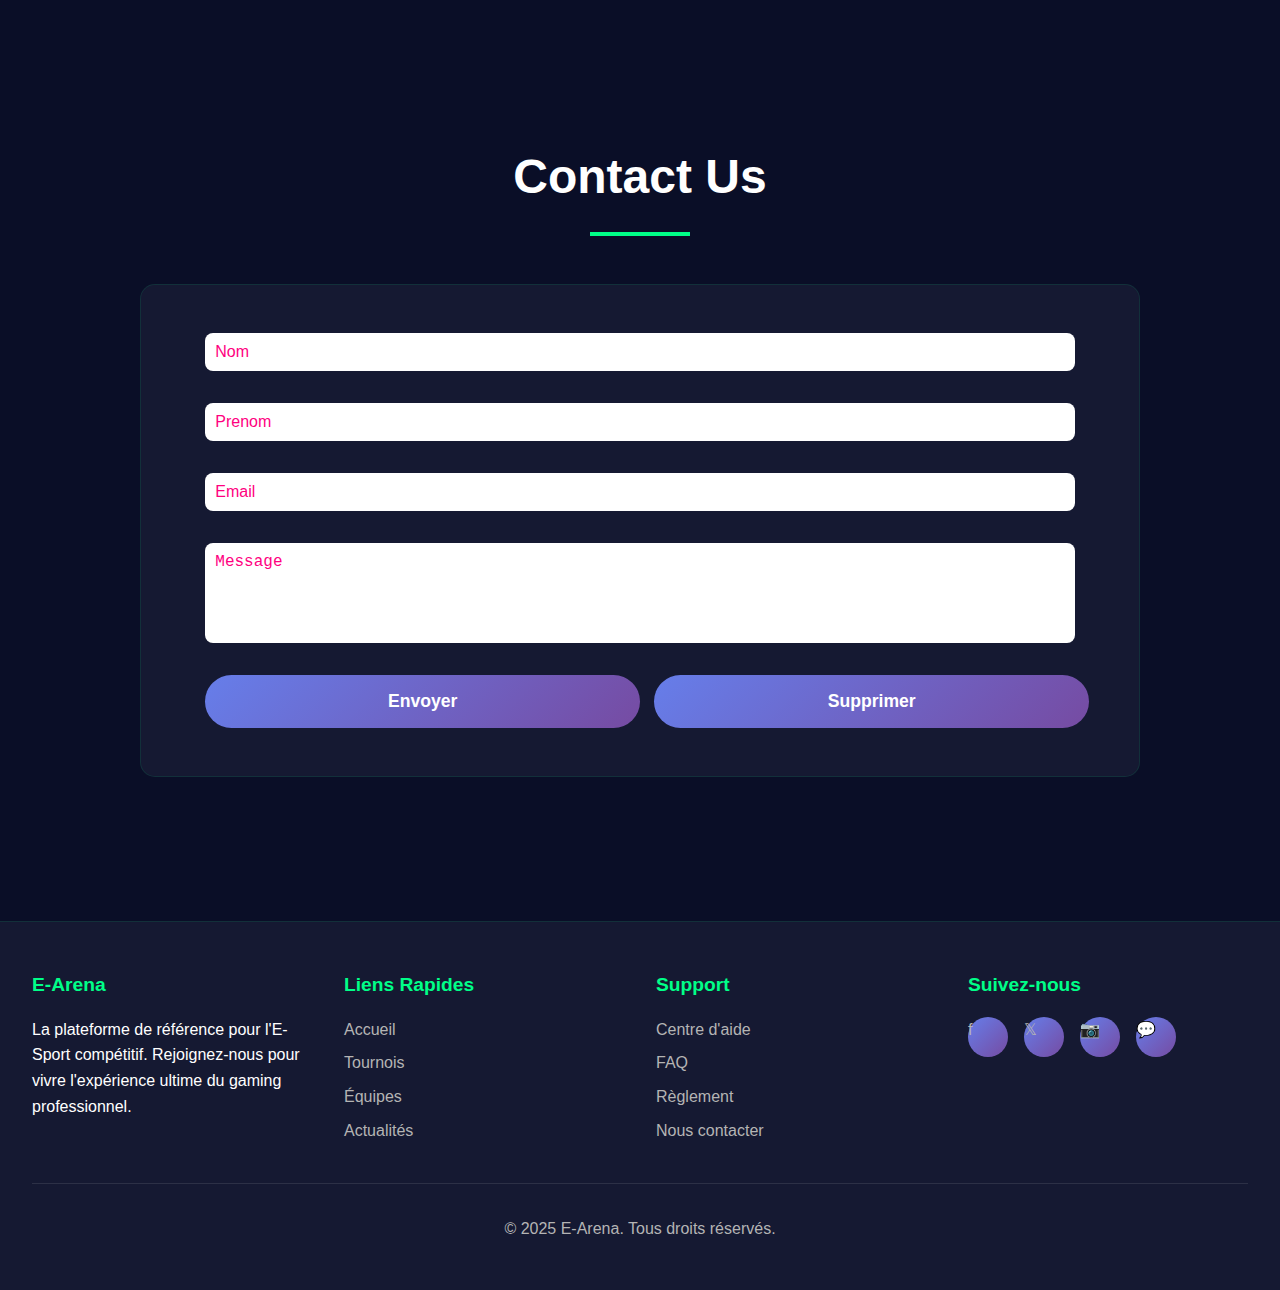
<file: actualites.html>
<!DOCTYPE html>
<html lang="fr">
<head>
    <meta charset="UTF-8">
    <meta name="viewport" content="width=device-width, initial-scale=1.0">
    <meta name="description" content="E-Arena - Plateforme E-Sport pour tournois, équipes et actualités gaming compétitif">
    <meta name="keywords" content="esport, gaming, tournois, compétition, équipes">
    <meta name="author" content="E-Arena">
    <title>E-Arena | Plateforme E-Sport - Tournois & Compétitions</title>
    <style>
        /* Reset et Variables CSS */
        * {
            margin: 0;
            padding: 0;
            box-sizing: border-box;
            scroll-behavior: smooth;
        }

        :root {
            --primary-color: #00ff88;
            --secondary-color: #ff0080;
            --dark-bg: #0a0e27;
            --card-bg: #151932;
            --text-primary: #ffffff;
            --text-secondary: #b4b4b4;
            --gradient-1: linear-gradient(135deg, #667eea 0%, #764ba2 100%);
            --gradient-2: linear-gradient(135deg, #f093fb 0%, #f5576c 100%);
            --transition: all 0.3s cubic-bezier(0.4, 0, 0.2, 1);
        }

        body {
            font-family: 'Segoe UI', Tahoma, Geneva, Verdana, sans-serif;
            background-color: var(--dark-bg);
            color: var(--text-primary);
            line-height: 1.6;
            overflow-x: hidden;
        }

        /* Header et Navigation */
        header {
            position: fixed;
            top: 0;
            width: 100%;
            background: rgba(10, 14, 39, 0.95);
            backdrop-filter: blur(10px);
            z-index: 1000;
            border-bottom: 1px solid rgba(0, 255, 136, 0.1);
        }

        nav {
            max-width: 1400px;
            margin: 0 auto;
            padding: 1.5rem 2rem;
            display: flex;
            justify-content: space-between;
            align-items: center;
        }

        .logo {
            font-size: 2rem;
            font-weight: bold;
            background: linear-gradient(135deg, var(--primary-color), var(--secondary-color));
            -webkit-background-clip: text;
            -webkit-text-fill-color: transparent;
            background-clip: text;
        }

        .nav-links {
            display: flex;
            list-style: none;
            gap: 2.5rem;
        }

        .nav-links a {
            color: var(--text-primary);
            text-decoration: none;
            font-weight: 500;
            transition: var(--transition);
            position: relative;
        }

        .nav-links a::after {
            content: '';
            position: absolute;
            bottom: -5px;
            left: 0;
            width: 0;
            height: 2px;
            background: var(--primary-color);
            transition: var(--transition);
        }

        .nav-links a:hover::after {
            width: 100%;
        }

        .nav-links a:hover {
            color: var(--primary-color);
        }

        /* Section Hero */
        .hero {
            margin-top: 80px;
            min-height: 90vh;
            display: flex;
            align-items: center;
            justify-content: center;
            position: relative;
            overflow: hidden;
            background: linear-gradient(135deg, #0a0e27 0%, #1a1f3a 100%);
        }

        .hero::before {
            content: '';
            position: absolute;
            width: 500px;
            height: 500px;
            background: radial-gradient(circle, rgba(0, 255, 136, 0.1) 0%, transparent 70%);
            top: -250px;
            right: -250px;
            animation: pulse 4s ease-in-out infinite;
        }

        @keyframes pulse {
            0%, 100% { transform: scale(1); opacity: 0.5; }
            50% { transform: scale(1.1); opacity: 0.8; }
        }

        .hero-content {
            max-width: 1400px;
            padding: 2rem;
            text-align: center;
            z-index: 1;
        }

        .hero h1 {
            font-size: 4rem;
            margin-bottom: 1.5rem;
            background: linear-gradient(135deg, var(--primary-color), var(--secondary-color));
            -webkit-background-clip: text;
            -webkit-text-fill-color: transparent;
            background-clip: text;
            animation: fadeInUp 1s ease-out;
        }

        @keyframes fadeInUp {
            from {
                opacity: 0;
                transform: translateY(30px);
            }
            to {
                opacity: 1;
                transform: translateY(0);
            }
        }

        .hero p {
            font-size: 1.5rem;
            color: var(--text-secondary);
            margin-bottom: 2.5rem;
            animation: fadeInUp 1s ease-out 0.2s both;
        }

        .cta-button {
            display: inline-block;
            padding: 1rem 3rem;
            background: var(--gradient-1);
            color: white;
            text-decoration: none;
            border-radius: 50px;
            font-weight: bold;
            font-size: 1.1rem;
            transition: var(--transition);
            animation: fadeInUp 1s ease-out 0.4s both;
            border: none;
            cursor: pointer;
        }

        .cta-button:hover {
            transform: translateY(-3px);
            box-shadow: 0 10px 30px rgba(102, 126, 234, 0.4);
        }

        /* Section Container */
        section {
            max-width: 1400px;
            margin: 5rem auto;
            padding: 2rem;
        }

        .section-title {
            font-size: 3rem;
            text-align: center;
            margin-bottom: 3rem;
            position: relative;
        }

        .section-title::after {
            content: '';
            display: block;
            width: 100px;
            height: 4px;
            background: var(--primary-color);
            margin: 1rem auto 0;
        }

        /* Grille de Tournois */
        .tournaments-grid {
            display: grid;
            grid-template-columns: repeat(auto-fit, minmax(350px, 1fr));
            gap: 2rem;
        }

        .tournament-card {
            background: var(--card-bg);
            border-radius: 15px;
            overflow: hidden;
            transition: var(--transition);
            border: 1px solid rgba(0, 255, 136, 0.1);
        }

        .tournament-card:hover {
            transform: translateY(-10px);
            box-shadow: 0 15px 40px rgba(0, 255, 136, 0.2);
            border-color: var(--primary-color);
        }

        .tournament-image {
            width: 100%;
            height: 200px;
            background: var(--gradient-1);
            display: flex;
            align-items: center;
            justify-content: center;
            font-size: 3rem;
            color: white;
        }

        .tournament-content {
            padding: 1.5rem;
        }

        .tournament-card h3 {
            font-size: 1.5rem;
            margin-bottom: 0.5rem;
            color: var(--primary-color);
        }

        .tournament-meta {
            display: flex;
            gap: 1rem;
            margin: 1rem 0;
            flex-wrap: wrap;
        }

        .meta-item {
            display: flex;
            align-items: center;
            gap: 0.5rem;
            color: var(--text-secondary);
            font-size: 0.9rem;
        }

        .tournament-card p {
            color: var(--text-secondary);
            margin-bottom: 1rem;
        }

        .prize-pool {
            background: var(--gradient-2);
            padding: 0.5rem 1rem;
            border-radius: 25px;
            display: inline-block;
            font-weight: bold;
            margin-top: 1rem;
        }

        /* Équipes */
        .teams-grid {
            display: grid;
            grid-template-columns: repeat(auto-fit, minmax(280px, 1fr));
            gap: 2rem;
        }

        .team-card {
            background: var(--card-bg);
            padding: 2rem;
            border-radius: 15px;
            text-align: center;
            transition: var(--transition);
            border: 1px solid rgba(0, 255, 136, 0.1);
        }

        .team-card:hover {
            transform: scale(1.05);
            border-color: var(--secondary-color);
        }

        .team-logo {
            width: 120px;
            height: 120px;
            background: var(--gradient-2);
            border-radius: 50%;
            margin: 0 auto 1.5rem;
            display: flex;
            align-items: center;
            justify-content: center;
            font-size: 3rem;
            font-weight: bold;
        }

        .team-name {
            font-size: 1.5rem;
            margin-bottom: 0.5rem;
            color: var(--secondary-color);
        }

        .team-rank {
            color: var(--primary-color);
            font-weight: bold;
            margin-bottom: 1rem;
        }

        .team-stats {
            display: flex;
            justify-content: space-around;
            margin-top: 1rem;
            padding-top: 1rem;
            border-top: 1px solid rgba(255, 255, 255, 0.1);
        }

        .stat {
            text-align: center;
        }

        .stat-value {
            display: block;
            font-size: 1.5rem;
            font-weight: bold;
            color: var(--primary-color);
        }

        .stat-label {
            font-size: 0.8rem;
            color: var(--text-secondary);
        }

        /* Actualités */
        .news-grid {
            display: grid;
            grid-template-columns: repeat(auto-fit, minmax(300px, 1fr));
            gap: 2rem;
        }

        .news-card {
            background: var(--card-bg);
            border-radius: 15px;
            overflow: hidden;
            transition: var(--transition);
            border: 1px solid rgba(0, 255, 136, 0.1);
        }

        .news-card:hover {
            transform: translateY(-5px);
            box-shadow: 0 10px 30px rgba(255, 0, 128, 0.2);
        }

        .news-image {
            width: 100%;
            height: 180px;
            background: var(--gradient-2);
            display: flex;
            align-items: center;
            justify-content: center;
            font-size: 2.5rem;
        }

        .news-content {
            padding: 1.5rem;
        }

        .news-date {
            color: var(--primary-color);
            font-size: 0.9rem;
            margin-bottom: 0.5rem;
        }

        .news-card h3 {
            font-size: 1.3rem;
            margin-bottom: 0.5rem;
        }

        .news-card p {
            color: var(--text-secondary);
            margin-bottom: 1rem;
        }

        .read-more {
            color: var(--secondary-color);
            text-decoration: none;
            font-weight: bold;
            display: inline-flex;
            align-items: center;
            gap: 0.5rem;
            transition: var(--transition);
        }

        .read-more:hover {
            gap: 1rem;
        }

        /* Contact Us */
        .contact{
            background: var(--card-bg);
            max-width: 1000px;
            margin: 2rem auto;
            padding: 2rem 0;
            min-height:180px;
            border-radius: 15px;
            border: 1px solid rgba(0, 255, 136, 0.1);
        }

        .row{
            display: flex;
            justify-content: center;
            align-items: center;
            padding: 1rem;
        }
        .row input::placeholder, 
        .row textarea::placeholder{
            color: var(--secondary-color);
        }
        .row input, 
        .row textarea{
            border: none;
            outline: none;
            padding: 10px;
            font-size: 1rem;
            color: var(--dark-bg);
            flex-basis: 90%;
            border-radius: 8px;
        }
        .row textarea{
            height: 100px;
            resize: none;
        }
        .row .cta-button{
            width: 45%;
            margin-left: 0.9rem;
            text-align: center;
        }

        /* Footer */
        footer {
            background: var(--card-bg);
            padding: 3rem 2rem;
            margin-top: 5rem;
            border-top: 1px solid rgba(0, 255, 136, 0.1);
        }

        .footer-content {
            max-width: 1400px;
            margin: 0 auto;
            display: grid;
            grid-template-columns: repeat(auto-fit, minmax(250px, 1fr));
            gap: 2rem;
        }

        .footer-section h4 {
            color: var(--primary-color);
            margin-bottom: 1rem;
            font-size: 1.2rem;
        }

        .footer-section ul {
            list-style: none;
        }

        .footer-section a {
            color: var(--text-secondary);
            text-decoration: none;
            display: block;
            margin-bottom: 0.5rem;
            transition: var(--transition);
        }

        .footer-section a:hover {
            color: var(--primary-color);
            padding-left: 5px;
        }

        .social-links {
            display: flex;
            gap: 1rem;
            margin-top: 1rem;
        }

        .social-link {
            width: 40px;
            height: 40px;
            background: var(--gradient-1);
            border-radius: 50%;
            display: flex;
            align-items: center;
            justify-content: center;
            color: white;
            text-decoration: none;
            transition: var(--transition);
        }

        .social-link:hover {
            transform: scale(1.1);
        }

        .footer-bottom {
            text-align: center;
            margin-top: 2rem;
            padding-top: 2rem;
            border-top: 1px solid rgba(255, 255, 255, 0.1);
            color: var(--text-secondary);
        }

        /* Responsive */
        @media (max-width: 768px) {
            .hero h1 {
                font-size: 2.5rem;
            }

            .hero p {
                font-size: 1.2rem;
            }

            .nav-links {
                gap: 1rem;
                flex-wrap: wrap;
                justify-content: center;
            }

            .section-title {
                font-size: 2rem;
            }

            .tournaments-grid,
            .teams-grid,
            .news-grid {
                grid-template-columns: 1fr;
            }
        }
    </style>
</head>
<body>
    <!-- Header -->
    <header>
        <nav>
            <div class="logo">E-ARENA</div>
            <ul class="nav-links">
                <li><a href="index.html" target="_blank">Accueil</a></li>
                <li><a href="tournois.html" target="_blank">Tournois</a></li>
                <li><a href="equipes.html" target="_blank">Équipes</a></li>
                <li><a href="actualites.html">Actualités</a></li>
                <li><a href="about.html" target="_blank">About</a></li>
                <li><a href="contact.html">Contact</a></li>
            </ul>
        </nav>
    </header>

    <!-- Hero Section -->
    <section id="accueil" class="hero">
        <div class="hero-content">
            <h1>Actualités</h1>
        </div>
    </section>
    
    <!-- Section Actualités -->
    <section id="actualites">
        <h2 class="section-title">Dernières Actualités</h2>
        <div class="news-grid">
            <article class="news-card">
                <div class="news-image">📰</div>
                <div class="news-content">
                    <time class="news-date">10 Octobre 2025</time>
                    <h3>Team Fury remporte le Grand Slam</h3>
                    <p>Une performance exceptionnelle lors de la finale qui restera dans les annales de l'E-Sport.</p>
                    <a href="#" class="read-more">Lire la suite →</a>
                </div>
            </article>

            <article class="news-card">
                <div class="news-image">🎯</div>
                <div class="news-content">
                    <time class="news-date">08 Octobre 2025</time>
                    <h3>Nouveaux records établis</h3>
                    <p>Les statistiques du dernier tournoi dépassent toutes les attentes avec plus de 2 millions de spectateurs.</p>
                    <a href="#" class="read-more">Lire la suite →</a>
                </div>
            </article>

            <article class="news-card">
                <div class="news-image">⭐</div>
                <div class="news-content">
                    <time class="news-date">05 Octobre 2025</time>
                    <h3>Recrutement de joueurs pros</h3>
                    <p>E-Arena lance son programme de détection de talents pour former la prochaine génération de champions.</p>
                    <a href="#" class="read-more">Lire la suite →</a>
                </div>
            </article>
        </div>
    </section>

    <!-- Contact -->
    <section id="contact">
        <h2 class="section-title">Contact Us</h2>

        <div class="contact">
            <form>
                <div class="row">
                    <input type="text" placeholder="Nom">
                </div>
                <div class="row">
                    <input type="text" placeholder="Prenom">
                </div>
                <div class="row">
                    <input type=" email" placeholder="Email">
                </div>
                <div class="row">
                    <textarea placeholder="Message"></textarea>
                </div>
                <div class="row">
                    <button  class="cta-button" type="submit">Envoyer</button>
                    <button  class="cta-button" type="reset">Supprimer</button>
                </div>

            </form>
        </div>
    </section>


    <!-- Footer -->
    <footer id="contact">
        <div class="footer-content">
            <div class="footer-section">
                <h4>E-Arena</h4>
                <p>La plateforme de référence pour l'E-Sport compétitif. Rejoignez-nous pour vivre l'expérience ultime du gaming professionnel.</p>
            </div>

            <div class="footer-section">
                <h4>Liens Rapides</h4>
                <ul>
                    <li><a href="index.html">Accueil</a></li>
                    <li><a href="tournois.html">Tournois</a></li>
                    <li><a href="equipes.html">Équipes</a></li>
                    <li><a href="#actualites">Actualités</a></li>
                </ul>
            </div>

            <div class="footer-section">
                <h4>Support</h4>
                <ul>
                    <li><a href="#">Centre d'aide</a></li>
                    <li><a href="#">FAQ</a></li>
                    <li><a href="#">Règlement</a></li>
                    <li><a href="contact.html">Nous contacter</a></li>
                </ul>
            </div>

            <div class="footer-section">
                <h4>Suivez-nous</h4>
                <div class="social-links">
                    <a href="#" class="social-link" aria-label="Facebook">f</a>
                    <a href="#" class="social-link" aria-label="Twitter">𝕏</a>
                    <a href="#" class="social-link" aria-label="Instagram">📷</a>
                    <a href="#" class="social-link" aria-label="Discord">💬</a>
                </div>
            </div>
        </div>

        <div class="footer-bottom">
            <p>&copy; 2025 E-Arena. Tous droits réservés.</p>
        </div>
    </footer>
</body>
</html>
</file>
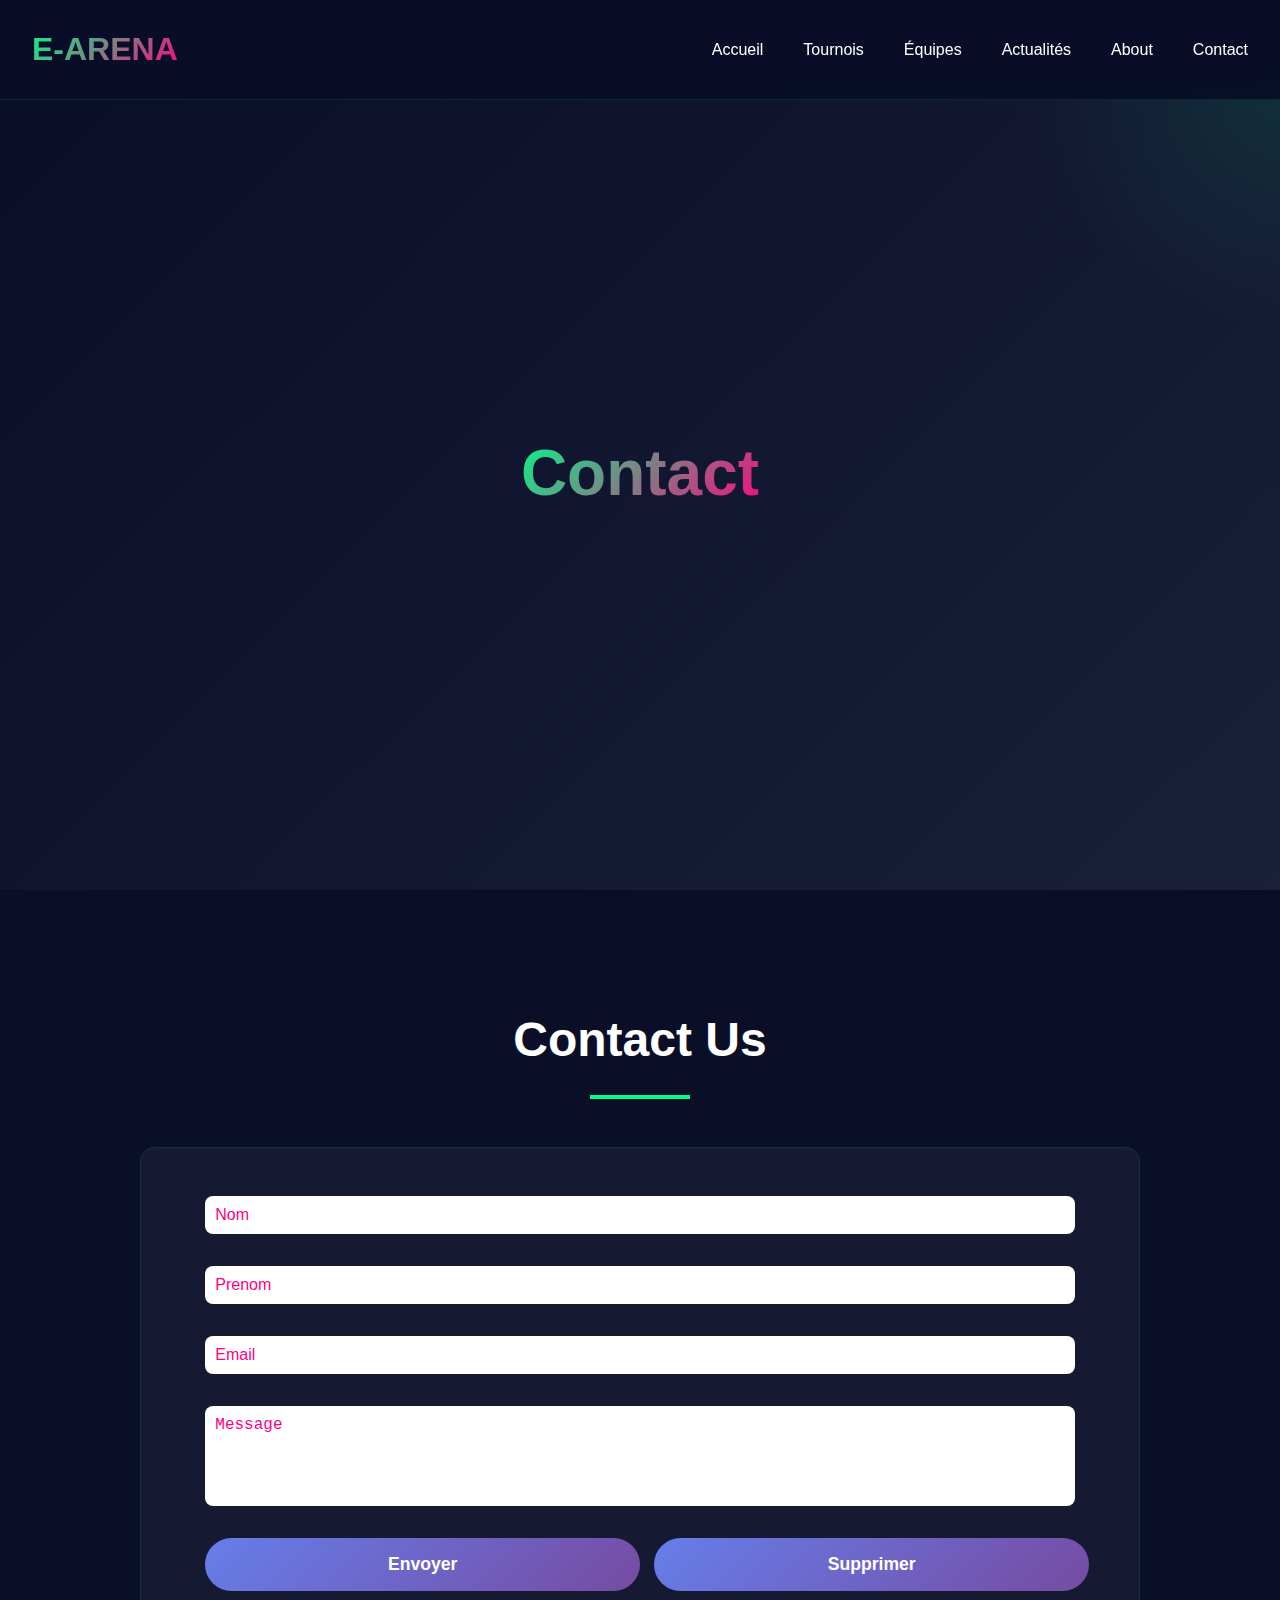
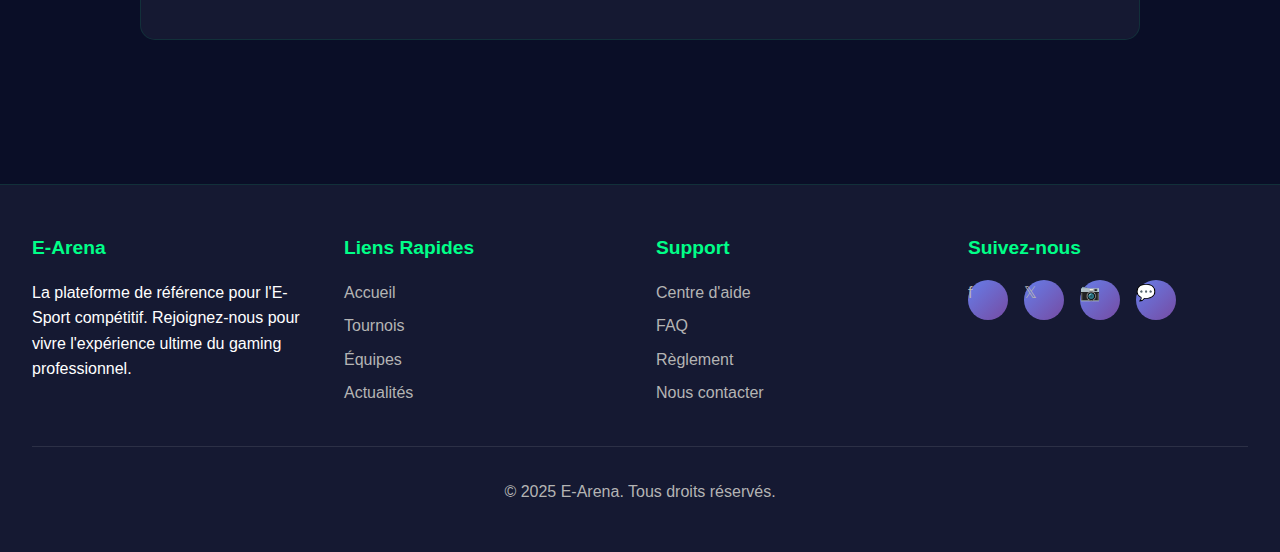
<file: contact.html>
<!DOCTYPE html>
<html lang="fr">
<head>
    <meta charset="UTF-8">
    <meta name="viewport" content="width=device-width, initial-scale=1.0">
    <meta name="description" content="E-Arena - Plateforme E-Sport pour tournois, équipes et actualités gaming compétitif">
    <meta name="keywords" content="esport, gaming, tournois, compétition, équipes">
    <meta name="author" content="E-Arena">
    <title>E-Arena | Plateforme E-Sport - Tournois & Compétitions</title>
    <style>
        /* Reset et Variables CSS */
        * {
            margin: 0;
            padding: 0;
            box-sizing: border-box;
            scroll-behavior: smooth;
            
        }

        :root {
            --primary-color: #00ff88;
            --secondary-color: #ff0080;
            --dark-bg: #0a0e27;
            --card-bg: #151932;
            --text-primary: #ffffff;
            --text-secondary: #b4b4b4;
            --gradient-1: linear-gradient(135deg, #667eea 0%, #764ba2 100%);
            --gradient-2: linear-gradient(135deg, #f093fb 0%, #f5576c 100%);
            --transition: all 0.3s cubic-bezier(0.4, 0, 0.2, 1);
        }

        body {
            font-family: 'Segoe UI', Tahoma, Geneva, Verdana, sans-serif;
            background-color: var(--dark-bg);
            color: var(--text-primary);
            line-height: 1.6;
            overflow-x: hidden;
        }

        /* Header et Navigation */
        header {
            position: fixed;
            top: 0;
            width: 100%;
            background: rgba(10, 14, 39, 0.95);
            backdrop-filter: blur(10px);
            z-index: 1000;
            border-bottom: 1px solid rgba(0, 255, 136, 0.1);
        }

        nav {
            max-width: 1400px;
            margin: 0 auto;
            padding: 1.5rem 2rem;
            display: flex;
            justify-content: space-between;
            align-items: center;
        }

        .logo {
            font-size: 2rem;
            font-weight: bold;
            background: linear-gradient(135deg, var(--primary-color), var(--secondary-color));
            -webkit-background-clip: text;
            -webkit-text-fill-color: transparent;
            background-clip: text;
        }

        .nav-links {
            display: flex;
            list-style: none;
            gap: 2.5rem;
        }

        .nav-links a {
            color: var(--text-primary);
            text-decoration: none;
            font-weight: 500;
            transition: var(--transition);
            position: relative;
        }

        .nav-links a::after {
            content: '';
            position: absolute;
            bottom: -5px;
            left: 0;
            width: 0;
            height: 2px;
            background: var(--primary-color);
            transition: var(--transition);
        }

        .nav-links a:hover::after {
            width: 100%;
        }

        .nav-links a:hover {
            color: var(--primary-color);
        }

        /* Section Hero */
        .hero {
            margin-top: 80px;
            min-height: 90vh;
            display: flex;
            align-items: center;
            justify-content: center;
            position: relative;
            overflow: hidden;
            background: linear-gradient(135deg, #0a0e27 0%, #1a1f3a 100%);
        }

        .hero::before {
            content: '';
            position: absolute;
            width: 500px;
            height: 500px;
            background: radial-gradient(circle, rgba(0, 255, 136, 0.1) 0%, transparent 70%);
            top: -250px;
            right: -250px;
            animation: pulse 4s ease-in-out infinite;
        }

        @keyframes pulse {
            0%, 100% { transform: scale(1); opacity: 0.5; }
            50% { transform: scale(1.1); opacity: 0.8; }
        }

        .hero-content {
            max-width: 1400px;
            padding: 2rem;
            text-align: center;
            z-index: 1;
        }

        .hero h1 {
            font-size: 4rem;
            margin-bottom: 1.5rem;
            background: linear-gradient(135deg, var(--primary-color), var(--secondary-color));
            -webkit-background-clip: text;
            -webkit-text-fill-color: transparent;
            background-clip: text;
            animation: fadeInUp 1s ease-out;
        }

        @keyframes fadeInUp {
            from {
                opacity: 0;
                transform: translateY(30px);
            }
            to {
                opacity: 1;
                transform: translateY(0);
            }
        }

        .hero p {
            font-size: 1.5rem;
            color: var(--text-secondary);
            margin-bottom: 2.5rem;
            animation: fadeInUp 1s ease-out 0.2s both;
        }

        .cta-button {
            display: inline-block;
            padding: 1rem 3rem;
            background: var(--gradient-1);
            color: white;
            text-decoration: none;
            border-radius: 50px;
            font-weight: bold;
            font-size: 1.1rem;
            transition: var(--transition);
            animation: fadeInUp 1s ease-out 0.4s both;
            border: none;
            cursor: pointer;
        }

        .cta-button:hover {
            transform: translateY(-3px);
            box-shadow: 0 10px 30px rgba(102, 126, 234, 0.4);
        }

        /* Section Container */
        section {
            max-width: 1400px;
            margin: 5rem auto;
            padding: 2rem;
        }

        .section-title {
            font-size: 3rem;
            text-align: center;
            margin-bottom: 3rem;
            position: relative;
        }

        .section-title::after {
            content: '';
            display: block;
            width: 100px;
            height: 4px;
            background: var(--primary-color);
            margin: 1rem auto 0;
        }

        /* Grille de Tournois */
        .tournaments-grid {
            display: grid;
            grid-template-columns: repeat(auto-fit, minmax(350px, 1fr));
            gap: 2rem;
        }

        .tournament-card {
            background: var(--card-bg);
            border-radius: 15px;
            overflow: hidden;
            transition: var(--transition);
            border: 1px solid rgba(0, 255, 136, 0.1);
        }

        .tournament-card:hover {
            transform: translateY(-10px);
            box-shadow: 0 15px 40px rgba(0, 255, 136, 0.2);
            border-color: var(--primary-color);
        }

        .tournament-image {
            width: 100%;
            height: 200px;
            background: var(--gradient-1);
            display: flex;
            align-items: center;
            justify-content: center;
            font-size: 3rem;
            color: white;
        }

        .tournament-content {
            padding: 1.5rem;
        }

        .tournament-card h3 {
            font-size: 1.5rem;
            margin-bottom: 0.5rem;
            color: var(--primary-color);
        }

        .tournament-meta {
            display: flex;
            gap: 1rem;
            margin: 1rem 0;
            flex-wrap: wrap;
        }

        .meta-item {
            display: flex;
            align-items: center;
            gap: 0.5rem;
            color: var(--text-secondary);
            font-size: 0.9rem;
        }

        .tournament-card p {
            color: var(--text-secondary);
            margin-bottom: 1rem;
        }

        .prize-pool {
            background: var(--gradient-2);
            padding: 0.5rem 1rem;
            border-radius: 25px;
            display: inline-block;
            font-weight: bold;
            margin-top: 1rem;
        }

        /* Équipes */
        .teams-grid {
            display: grid;
            grid-template-columns: repeat(auto-fit, minmax(280px, 1fr));
            gap: 2rem;
        }

        .team-card {
            background: var(--card-bg);
            padding: 2rem;
            border-radius: 15px;
            text-align: center;
            transition: var(--transition);
            border: 1px solid rgba(0, 255, 136, 0.1);
        }

        .team-card:hover {
            transform: scale(1.05);
            border-color: var(--secondary-color);
        }

        .team-logo {
            width: 120px;
            height: 120px;
            background: var(--gradient-2);
            border-radius: 50%;
            margin: 0 auto 1.5rem;
            display: flex;
            align-items: center;
            justify-content: center;
            font-size: 3rem;
            font-weight: bold;
        }

        .team-name {
            font-size: 1.5rem;
            margin-bottom: 0.5rem;
            color: var(--secondary-color);
        }

        .team-rank {
            color: var(--primary-color);
            font-weight: bold;
            margin-bottom: 1rem;
        }

        .team-stats {
            display: flex;
            justify-content: space-around;
            margin-top: 1rem;
            padding-top: 1rem;
            border-top: 1px solid rgba(255, 255, 255, 0.1);
        }

        .stat {
            text-align: center;
        }

        .stat-value {
            display: block;
            font-size: 1.5rem;
            font-weight: bold;
            color: var(--primary-color);
        }

        .stat-label {
            font-size: 0.8rem;
            color: var(--text-secondary);
        }

        /* Actualités */
        .news-grid {
            display: grid;
            grid-template-columns: repeat(auto-fit, minmax(300px, 1fr));
            gap: 2rem;
        }

        .news-card {
            background: var(--card-bg);
            border-radius: 15px;
            overflow: hidden;
            transition: var(--transition);
            border: 1px solid rgba(0, 255, 136, 0.1);
        }

        .news-card:hover {
            transform: translateY(-5px);
            box-shadow: 0 10px 30px rgba(255, 0, 128, 0.2);
        }

        .news-image {
            width: 100%;
            height: 180px;
            background: var(--gradient-2);
            display: flex;
            align-items: center;
            justify-content: center;
            font-size: 2.5rem;
        }

        .news-content {
            padding: 1.5rem;
        }

        .news-date {
            color: var(--primary-color);
            font-size: 0.9rem;
            margin-bottom: 0.5rem;
        }

        .news-card h3 {
            font-size: 1.3rem;
            margin-bottom: 0.5rem;
        }

        .news-card p {
            color: var(--text-secondary);
            margin-bottom: 1rem;
        }

        .read-more {
            color: var(--secondary-color);
            text-decoration: none;
            font-weight: bold;
            display: inline-flex;
            align-items: center;
            gap: 0.5rem;
            transition: var(--transition);
        }

        .read-more:hover {
            gap: 1rem;
        }
        /* Contact Us */
        .contact{
            background: var(--card-bg);
            max-width: 1000px;
            margin: 2rem auto;
            padding: 2rem 0;
            min-height:180px;
            border-radius: 15px;
            border: 1px solid rgba(0, 255, 136, 0.1);
        }

        .row{
            display: flex;
            justify-content: center;
            align-items: center;
            padding: 1rem;
        }
        .row input::placeholder, 
        .row textarea::placeholder{
            color: var(--secondary-color);
        }
        .row input, 
        .row textarea{
            border: none;
            outline: none;
            padding: 10px;
            font-size: 1rem;
            color: var(--dark-bg);
            flex-basis: 90%;
            border-radius: 8px;
        }
        .row textarea{
            height: 100px;
            resize: none;
        }
        .row .cta-button{
            width: 45%;
            margin-left: 0.9rem;
            text-align: center;
        }
        

        /* Footer */
        footer {
            background: var(--card-bg);
            padding: 3rem 2rem;
            margin-top: 5rem;
            border-top: 1px solid rgba(0, 255, 136, 0.1);
        }

        .footer-content {
            max-width: 1400px;
            margin: 0 auto;
            display: grid;
            grid-template-columns: repeat(auto-fit, minmax(250px, 1fr));
            gap: 2rem;
        }

        .footer-section h4 {
            color: var(--primary-color);
            margin-bottom: 1rem;
            font-size: 1.2rem;
        }

        .footer-section ul {
            list-style: none;
        }

        .footer-section a {
            color: var(--text-secondary);
            text-decoration: none;
            display: block;
            margin-bottom: 0.5rem;
            transition: var(--transition);
        }

        .footer-section a:hover {
            color: var(--primary-color);
            padding-left: 5px;
        }

        .social-links {
            display: flex;
            gap: 1rem;
            margin-top: 1rem;
        }

        .social-link {
            width: 40px;
            height: 40px;
            background: var(--gradient-1);
            border-radius: 50%;
            display: flex;
            align-items: center;
            justify-content: center;
            color: white;
            text-decoration: none;
            transition: var(--transition);
        }

        .social-link:hover {
            transform: scale(1.1);
        }

        .footer-bottom {
            text-align: center;
            margin-top: 2rem;
            padding-top: 2rem;
            border-top: 1px solid rgba(255, 255, 255, 0.1);
            color: var(--text-secondary);
        }

        /* Responsive */
        @media (max-width: 768px) {
            .hero h1 {
                font-size: 2.5rem;
            }

            .hero p {
                font-size: 1.2rem;
            }

            .nav-links {
                gap: 1rem;
                flex-wrap: wrap;
                justify-content: center;
            }

            .section-title {
                font-size: 2rem;
            }

            .tournaments-grid,
            .teams-grid,
            .news-grid {
                grid-template-columns: 1fr;
            }
        }
    </style>
</head>
<body>
    <!-- Header -->
    <header>
        <nav>
            <div class="logo">E-ARENA</div>
            <ul class="nav-links">
                <li><a href="index.html" target="_blank">Accueil</a></li>
                <li><a href="tournois.html" target="_blank">Tournois</a></li>
                <li><a href="equipes.html" target="_blank">Équipes</a></li>
                <li><a href="actualites.html" target="_blank">Actualités</a></li>
                <li><a href="about.html" target="_blank">About</a></li>
                <li><a href="contact.html" target="_blank">Contact</a></li>
            </ul>
        </nav>
    </header>

    <!-- Hero Section -->
    <section id="accueil" class="hero">
        <div class="hero-content">
            <h1>Contact</h1>
        </div>
    </section>

    <!-- Contact -->
    <section id="contact">
        <h2 class="section-title">Contact Us</h2>

        <div class="contact">
            <form>
                <div class="row">
                    <input type="text" placeholder="Nom">
                </div>
                <div class="row">
                    <input type="text" placeholder="Prenom">
                </div>
                <div class="row">
                    <input type=" email" placeholder="Email">
                </div>
                <div class="row">
                    <textarea placeholder="Message"></textarea>
                </div>
                <div class="row">
                    <button  class="cta-button" type="submit">Envoyer</button>
                    <button  class="cta-button" type="reset">Supprimer</button>
                </div>

            </form>
        </div>
    </section>

    <!-- Footer -->
    <footer id="contact">
        <div class="footer-content">
            <div class="footer-section">
                <h4>E-Arena</h4>
                <p>La plateforme de référence pour l'E-Sport compétitif. Rejoignez-nous pour vivre l'expérience ultime du gaming professionnel.</p>
            </div>

            <div class="footer-section">
                <h4>Liens Rapides</h4>
                <ul>
                    <li><a href="index.html">Accueil</a></li>
                    <li><a href="tournois.html">Tournois</a></li>
                    <li><a href="equipes.html">Équipes</a></li>
                    <li><a href="actualites.html">Actualités</a></li>
                </ul>
            </div>

            <div class="footer-section">
                <h4>Support</h4>
                <ul>
                    <li><a href="#">Centre d'aide</a></li>
                    <li><a href="#">FAQ</a></li>
                    <li><a href="#">Règlement</a></li>
                    <li><a href="#contact">Nous contacter</a></li>
                </ul>
            </div>

            <div class="footer-section">
                <h4>Suivez-nous</h4>
                <div class="social-links">
                    <a href="#" class="social-link" aria-label="Facebook">f</a>
                    <a href="#" class="social-link" aria-label="Twitter">𝕏</a>
                    <a href="#" class="social-link" aria-label="Instagram">📷</a>
                    <a href="#" class="social-link" aria-label="Discord">💬</a>
                </div>
            </div>
        </div>

        <div class="footer-bottom">
            <p>&copy; 2025 E-Arena. Tous droits réservés.</p>
        </div>
    </footer>
</body>
</html>
</file>
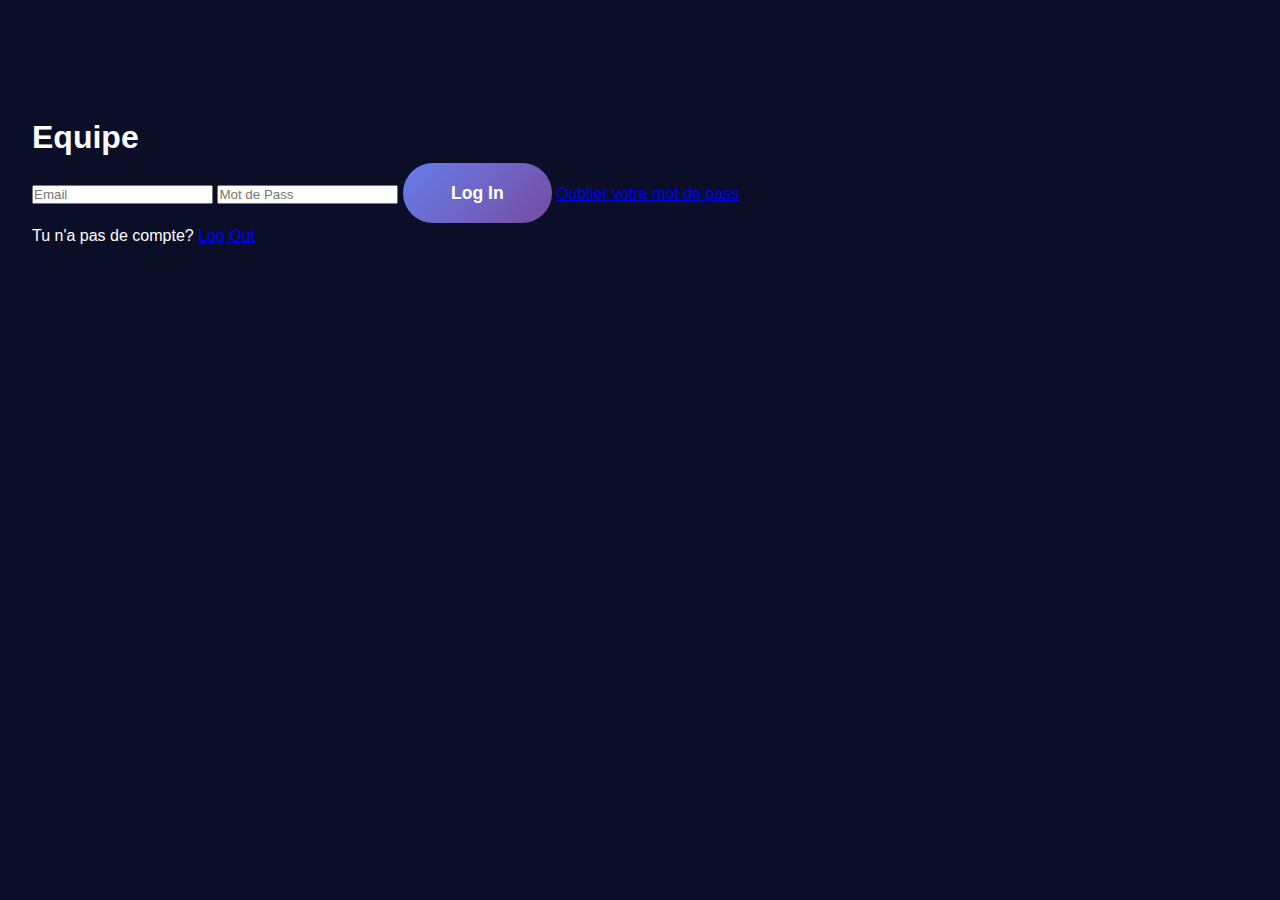
<file: equipe.html>
<!DOCTYPE html>
<html lang="fr">
<head>
    <meta charset="UTF-8">
    <meta name="viewport" content="width=device-width, initial-scale=1.0">
    <meta name="description" content="E-Arena - Plateforme E-Sport pour tournois, équipes et actualités gaming compétitif">
    <meta name="keywords" content="esport, gaming, tournois, compétition, équipes">
    <meta name="author" content="E-Arena">
    <link rel="stylesheet" href="css/login.css">
    <title>E-Arena | Plateforme E-Sport - Tournois & Compétitions</title>
    
</head>
<body>
    
    <!-- Hero Section -->
    <section class="login-container">
        <div >
            <h1>Equipe</h1>
            <form >
                <input type="text" placeholder="Email" required>
                <input type="password" placeholder="Mot de Pass" required>

                <a href="index.html" class="cta-button">Log In</a>
                <a class="textlog" href="#">Oublier votre mot de pass</a>
            </form>
            <p >Tu n'a pas de compte?  <a   class="textlog" href="logout.html">Log Out</a></p>
        </div>
    </section>
</body>
</html>
</file>
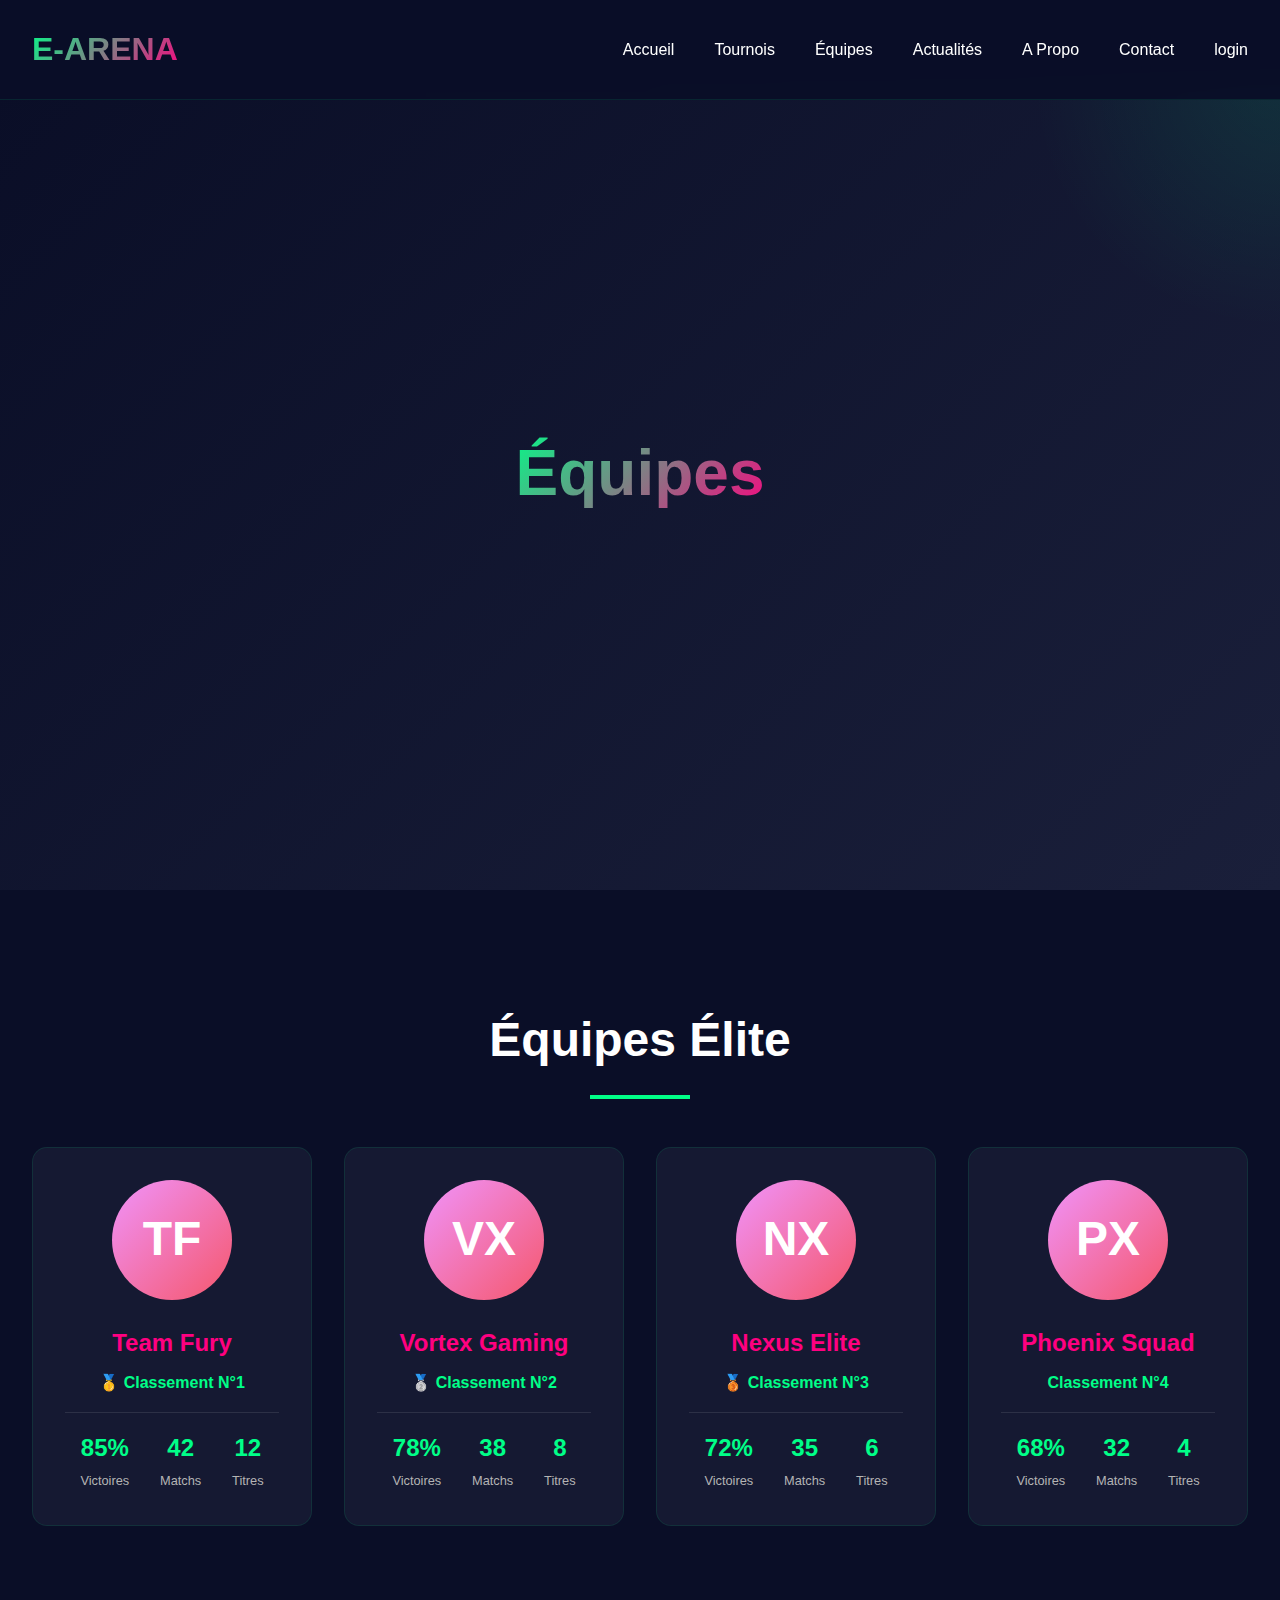
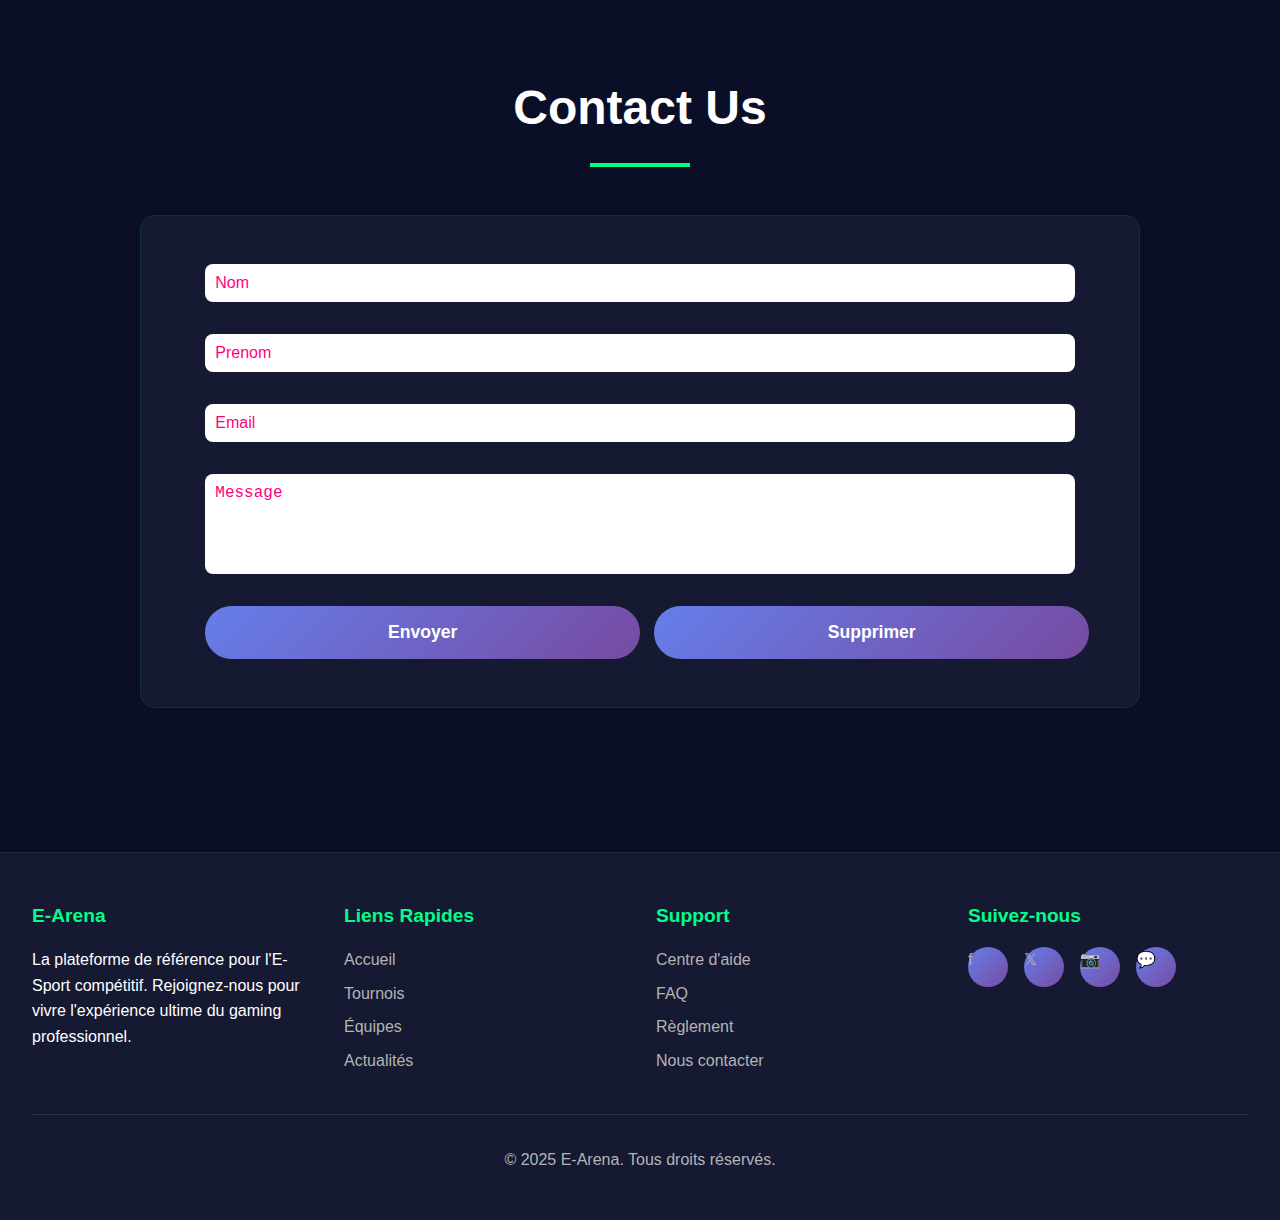
<file: equipes.html>
<!DOCTYPE html>
<html lang="fr">
<head>
    <meta charset="UTF-8">
    <meta name="viewport" content="width=device-width, initial-scale=1.0">
    <meta name="description" content="E-Arena - Plateforme E-Sport pour tournois, équipes et actualités gaming compétitif">
    <meta name="keywords" content="esport, gaming, tournois, compétition, équipes">
    <meta name="author" content="E-Arena">
    <link rel="stylesheet" href="css/equipes.css">
    <title>E-Arena | Plateforme E-Sport - Tournois & Compétitions</title>
    
</head>
<body>
    <!-- Header -->
    <header>
        <nav>
            <div class="logo">E-ARENA</div>
            <ul class="nav-links">
                <li><a href="index.html" >Accueil</a></li>
                <li><a href="tournois.html">Tournois</a></li>
                <li><a href="equipes.html" >Équipes</a></li>
                <li><a href="actualites.html" >Actualités</a></li>
                <li><a href="about.html" >A Propo</a></li>
                <li><a href="contact.html" >Contact</a></li>
                <li><a href="login.html">login</a></li>
            </ul>
        </nav>
    </header>

    <!-- Hero Section -->
    <section id="accueil" class="hero">
        <div class="hero-content">
            <h1>Équipes</h1>
        </div>
    </section>

    <!-- Section Équipes -->
    <section id="equipes">
        <h2 class="section-title">Équipes Élite</h2>
        <div class="teams-grid">
            <article class="team-card">
                <div class="team-logo">TF</div>
                <h3 class="team-name">Team Fury</h3>
                <p class="team-rank">🥇 Classement N°1</p>
                <div class="team-stats">
                    <div class="stat">
                        <span class="stat-value">85%</span>
                        <span class="stat-label">Victoires</span>
                    </div>
                    <div class="stat">
                        <span class="stat-value">42</span>
                        <span class="stat-label">Matchs</span>
                    </div>
                    <div class="stat">
                        <span class="stat-value">12</span>
                        <span class="stat-label">Titres</span>
                    </div>
                </div>
            </article>

            <article class="team-card">
                <div class="team-logo">VX</div>
                <h3 class="team-name">Vortex Gaming</h3>
                <p class="team-rank">🥈 Classement N°2</p>
                <div class="team-stats">
                    <div class="stat">
                        <span class="stat-value">78%</span>
                        <span class="stat-label">Victoires</span>
                    </div>
                    <div class="stat">
                        <span class="stat-value">38</span>
                        <span class="stat-label">Matchs</span>
                    </div>
                    <div class="stat">
                        <span class="stat-value">8</span>
                        <span class="stat-label">Titres</span>
                    </div>
                </div>
            </article>

            <article class="team-card">
                <div class="team-logo">NX</div>
                <h3 class="team-name">Nexus Elite</h3>
                <p class="team-rank">🥉 Classement N°3</p>
                <div class="team-stats">
                    <div class="stat">
                        <span class="stat-value">72%</span>
                        <span class="stat-label">Victoires</span>
                    </div>
                    <div class="stat">
                        <span class="stat-value">35</span>
                        <span class="stat-label">Matchs</span>
                    </div>
                    <div class="stat">
                        <span class="stat-value">6</span>
                        <span class="stat-label">Titres</span>
                    </div>
                </div>
            </article>

            <article class="team-card">
                <div class="team-logo">PX</div>
                <h3 class="team-name">Phoenix Squad</h3>
                <p class="team-rank">Classement N°4</p>
                <div class="team-stats">
                    <div class="stat">
                        <span class="stat-value">68%</span>
                        <span class="stat-label">Victoires</span>
                    </div>
                    <div class="stat">
                        <span class="stat-value">32</span>
                        <span class="stat-label">Matchs</span>
                    </div>
                    <div class="stat">
                        <span class="stat-value">4</span>
                        <span class="stat-label">Titres</span>
                    </div>
                </div>
            </article>
        </div>
    </section>

    <!-- Contact -->
    <section id="contact">
        <h2 class="section-title">Contact Us</h2>

        <div class="contact">
            <form>
                <div class="row">
                    <input type="text" placeholder="Nom">
                </div>
                <div class="row">
                    <input type="text" placeholder="Prenom">
                </div>
                <div class="row">
                    <input type="email" placeholder="Email">
                </div>
                <div class="row">
                    <textarea placeholder="Message"></textarea>
                </div>
                <div class="row">
                    <button  class="cta-button" type="submit">Envoyer</button>
                    <button  class="cta-button" type="reset">Supprimer</button>
                </div>

            </form>
        </div>
    </section>


    <!-- Footer -->
    <footer >
        <div class="footer-content">
            <div class="footer-section">
                <h4>E-Arena</h4>
                <p>La plateforme de référence pour l'E-Sport compétitif. Rejoignez-nous pour vivre l'expérience ultime du gaming professionnel.</p>
            </div>

            <div class="footer-section">
                <h4>Liens Rapides</h4>
                <ul>
                    <li><a href="index.html">Accueil</a></li>
                    <li><a href="tournois.html">Tournois</a></li>
                    <li><a href="#equipes">Équipes</a></li>
                    <li><a href="actualites.html">Actualités</a></li>
                </ul>
            </div>

            <div class="footer-section">
                <h4>Support</h4>
                <ul>
                    <li><a href="#">Centre d'aide</a></li>
                    <li><a href="#">FAQ</a></li>
                    <li><a href="#">Règlement</a></li>
                    <li><a href="contact.html">Nous contacter</a></li>
                </ul>
            </div>

            <div class="footer-section">
                <h4>Suivez-nous</h4>
                <div class="social-links">
                    <a href="#" class="social-link" aria-label="Facebook">f</a>
                    <a href="#" class="social-link" aria-label="Twitter">𝕏</a>
                    <a href="#" class="social-link" aria-label="Instagram">📷</a>
                    <a href="#" class="social-link" aria-label="Discord">💬</a>
                </div>
            </div>
        </div>

        <div class="footer-bottom">
            <p>&copy; 2025 E-Arena. Tous droits réservés.</p>
        </div>
    </footer>
</body>
</html>
</file>
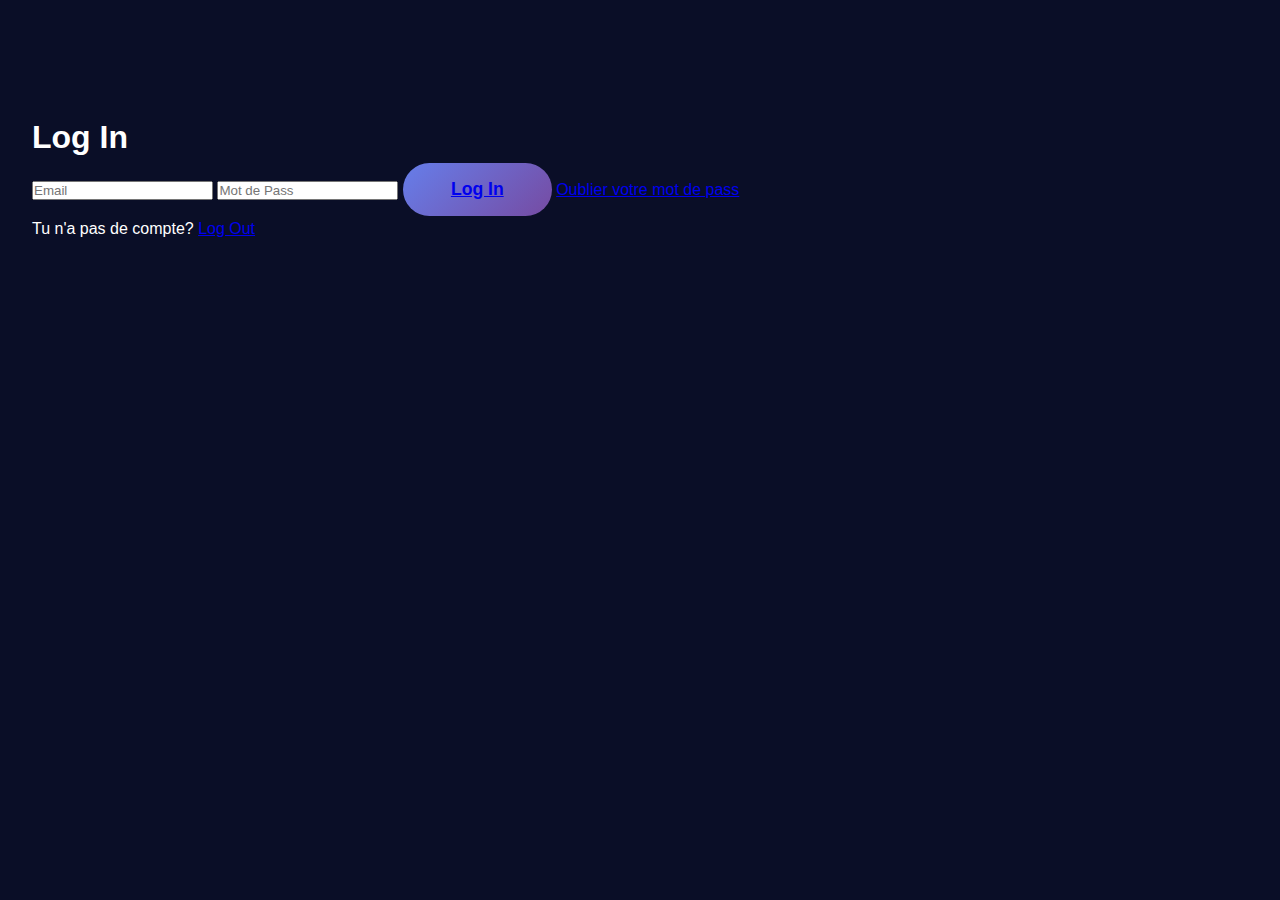
<file: login.html>
<!DOCTYPE html>
<html lang="fr">
<head>
    <meta charset="UTF-8">
    <meta name="viewport" content="width=device-width, initial-scale=1.0">
    <meta name="description" content="E-Arena - Plateforme E-Sport pour tournois, équipes et actualités gaming compétitif">
    <meta name="keywords" content="esport, gaming, tournois, compétition, équipes">
    <meta name="author" content="E-Arena">
    <link rel="stylesheet" href="css/login.css">
    <title>E-Arena | Plateforme E-Sport - Tournois & Compétitions</title>
    
</head>
<body>
    
    <!-- Hero Section -->
    <section class="login-container">
        <div >
            <h1>Log In</h1>
            <form >
                <input type="text" placeholder="Email" required>
                <input type="password" placeholder="Mot de Pass" required>
                <button class="cta-button" type="submit">
                    <a  class="log" href="index.html" >Log In</a>
                </button>
                <a class="textlog" href="#">Oublier votre mot de pass</a>
            </form>
            <p >Tu n'a pas de compte?  <a   class="textlog" href="logout.html">Log Out</a></p>
        </div>
    </section>
</body>
</html>
</file>
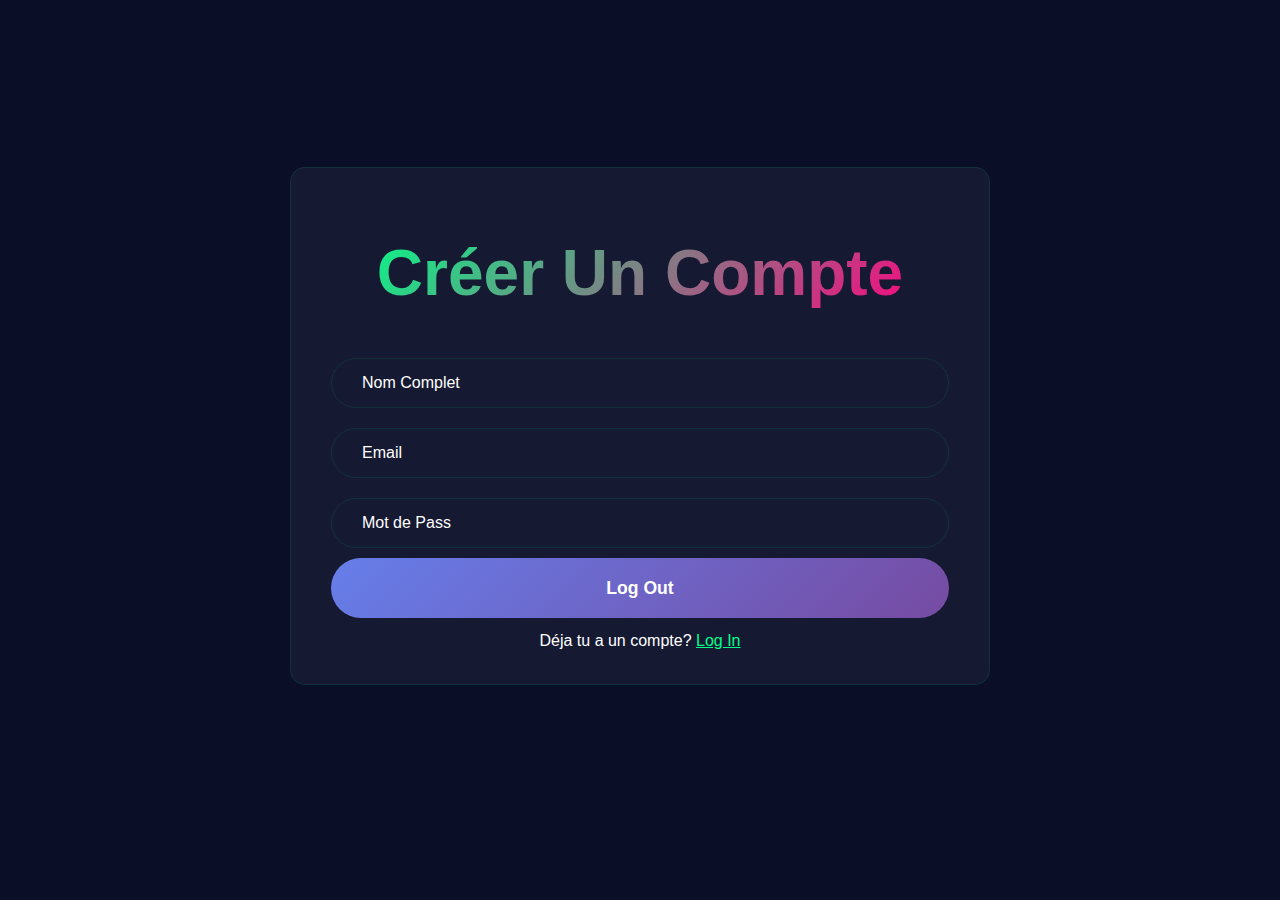
<file: logout.html>
<!DOCTYPE html>
<html lang="fr">
<head>
    <meta charset="UTF-8">
    <meta name="viewport" content="width=device-width, initial-scale=1.0">
    <meta name="description" content="E-Arena - Plateforme E-Sport pour tournois, équipes et actualités gaming compétitif">
    <meta name="keywords" content="esport, gaming, tournois, compétition, équipes">
    <meta name="author" content="E-Arena">
    <link rel="stylesheet" href="css/loguut.css">
    <title>E-Arena | Plateforme E-Sport - Tournois & Compétitions</title>
    
</head>
<body>
    
    <!-- Hero Section -->
    <section class="login-container">
        <div >
            <h1>Créer Un Compte</h1>
            <form >
                <input type="text" placeholder="Nom Complet" required>
                <input type="email" placeholder= "Email" required>
                <input type="password" placeholder= "Mot de Pass" required>

                <a href="login.html" class="cta-button">Log Out</a>
            </form>
            <p>Déja tu a un compte? <a href="login.html" >Log In</a></p>
        </div>
    </section>

</body>
</html>
</file>
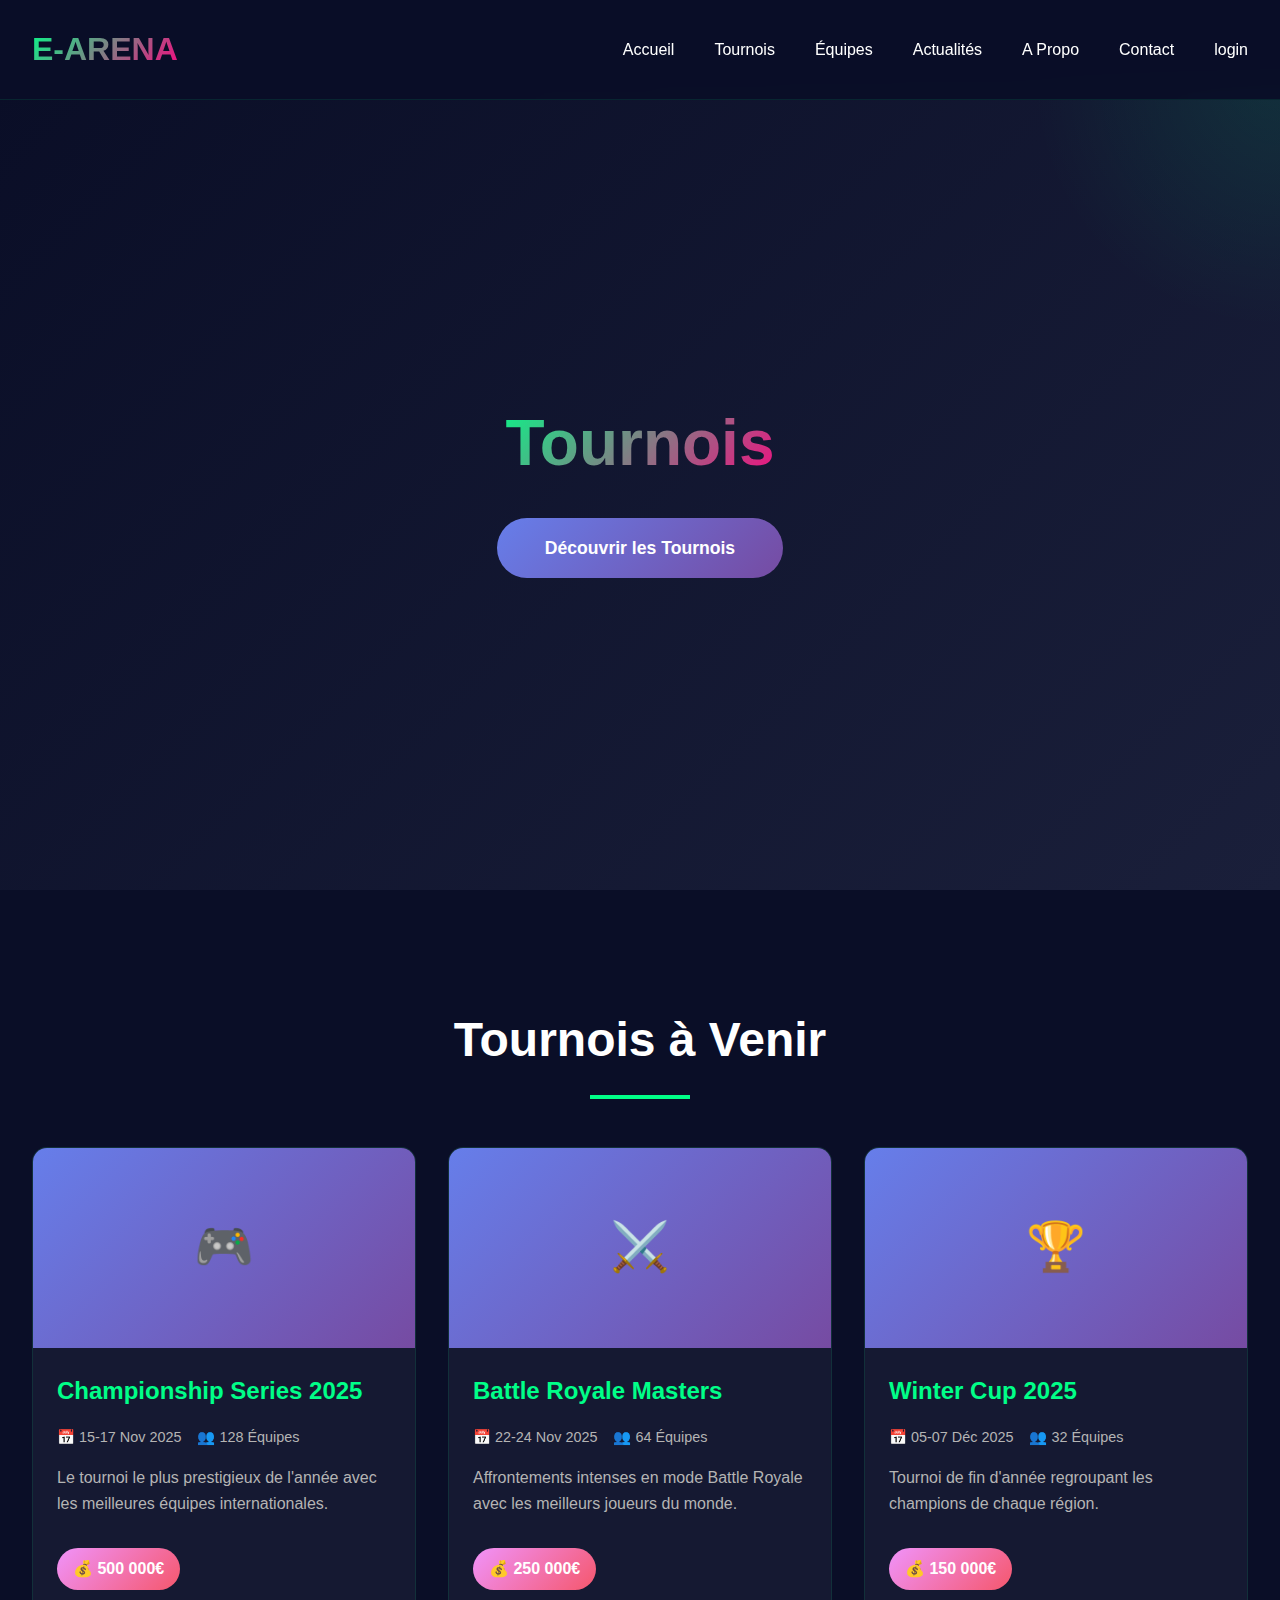
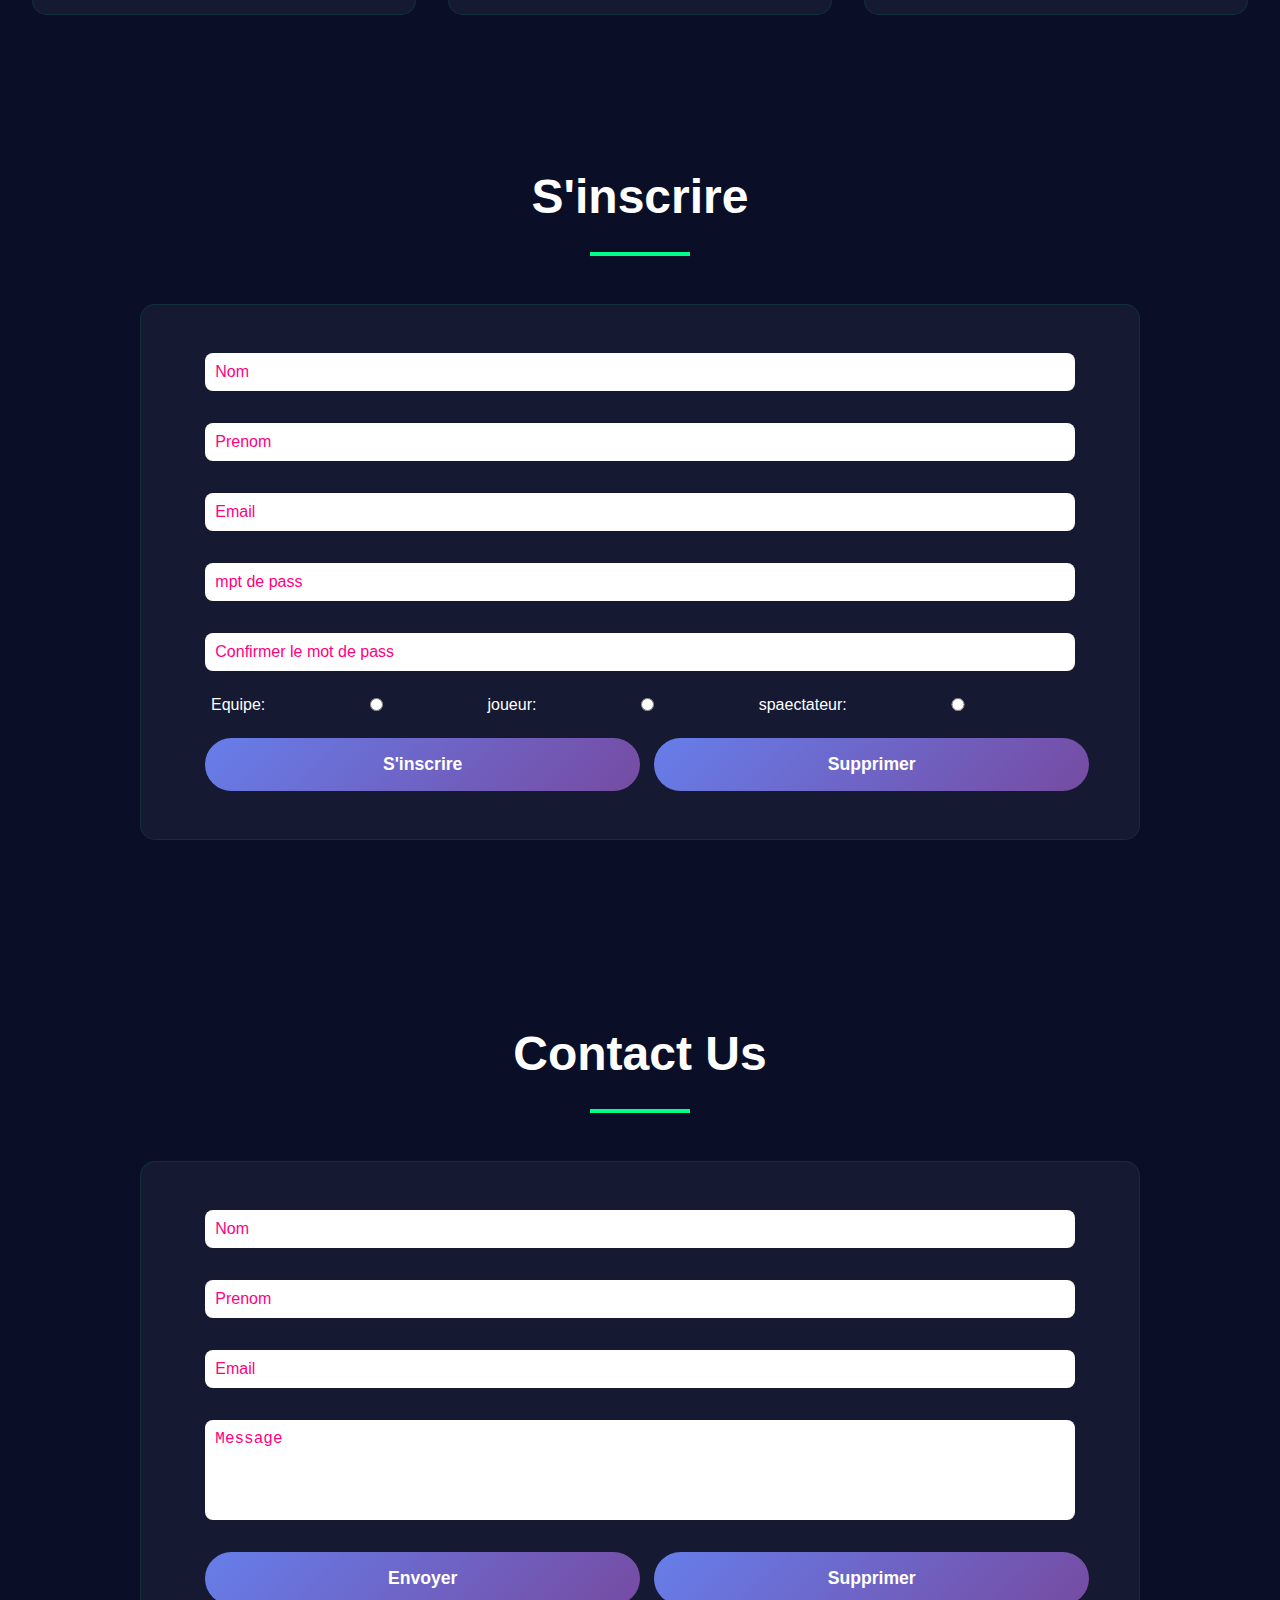
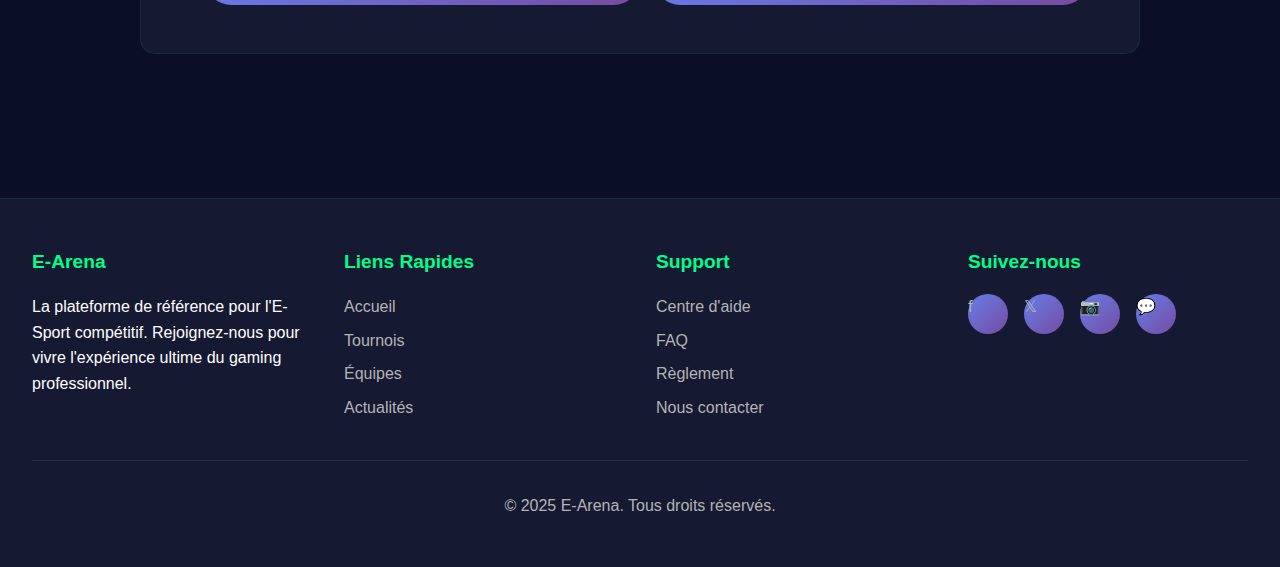
<file: tournois.html>
<!DOCTYPE html>
<html lang="fr">
<head>
    <meta charset="UTF-8">
    <meta name="viewport" content="width=device-width, initial-scale=1.0">
    <meta name="description" content="E-Arena - Plateforme E-Sport pour tournois, équipes et actualités gaming compétitif">
    <meta name="keywords" content="esport, gaming, tournois, compétition, équipes">
    <meta name="author" content="E-Arena">
    <link rel="stylesheet" href="css/tournois.css">
    <title>E-Arena | Plateforme E-Sport - Tournois & Compétitions</title>
    
</head>
<body>
    <!-- Header -->
    <header>
        <nav>
            <div class="logo">E-ARENA</div>
            <ul class="nav-links">
                <li><a href="index.html" >Accueil</a></li>
                <li><a href="tournois.html" >Tournois</a></li>
                <li><a href="equipes.html" >Équipes</a></li>
                <li><a href="actualites.html" >Actualités</a></li>
                <li><a href="about.html" >A Propo</a></li>
                <li><a href="contact.html" >Contact</a></li>
                <li><a href="login.html">login</a></li>
            </ul>
        </nav>
    </header>

    <!-- Hero Section -->
    <section id="accueil" class="hero">
        <div class="hero-content">
            <h1>Tournois</h1>
            
            <a href="tournois.html#tournois
            " class="cta-button">Découvrir les Tournois</a>
        </div>
    </section>

    <!-- Section Tournois -->
    <section id="tournois">
        <h2 class="section-title">Tournois à Venir</h2>
        <div class="tournaments-grid">
            <article class="tournament-card">
                <div class="tournament-image">🎮</div>
                <div class="tournament-content">
                    <h3>Championship Series 2025</h3>
                    <div class="tournament-meta">
                        <span class="meta-item">📅 15-17 Nov 2025</span>
                        <span class="meta-item">👥 128 Équipes</span>
                    </div>
                    <p>Le tournoi le plus prestigieux de l'année avec les meilleures équipes internationales.</p>
                    <span class="prize-pool">💰 500 000€</span>
                </div>
            </article>

            <article class="tournament-card">
                <div class="tournament-image">⚔️</div>
                <div class="tournament-content">
                    <h3>Battle Royale Masters</h3>
                    <div class="tournament-meta">
                        <span class="meta-item">📅 22-24 Nov 2025</span>
                        <span class="meta-item">👥 64 Équipes</span>
                    </div>
                    <p>Affrontements intenses en mode Battle Royale avec les meilleurs joueurs du monde.</p>
                    <span class="prize-pool">💰 250 000€</span>
                </div>
            </article>

            <article class="tournament-card">
                <div class="tournament-image">🏆</div>
                <div class="tournament-content">
                    <h3>Winter Cup 2025</h3>
                    <div class="tournament-meta">
                        <span class="meta-item">📅 05-07 Déc 2025</span>
                        <span class="meta-item">👥 32 Équipes</span>
                    </div>
                    <p>Tournoi de fin d'année regroupant les champions de chaque région.</p>
                    <span class="prize-pool">💰 150 000€</span>
                </div>
            </article>
        </div>
    </section>

    <!--Inscription des tournois spectateur au tournois  -->

    <section id="#">
        <h2 class="section-title">S'inscrire</h2>

        <div class="contact">
            <form>
                <div class="row">
                    <input type="text" placeholder="Nom ">
                </div>
                <div class="row">
                    <input type="text" placeholder="Prenom">
                </div>
                <div class="row">
                    <input type="email" placeholder="Email">
                </div>
                <div class="row">
                    <input type="password" placeholder="mpt de pass">
                </div>
                <div class="row">
                    <input type="password" placeholder="Confirmer le mot de pass">
                </div>
                <div class="row checkbox">
                    <label for="">Equipe: </label>
                    <input type="radio" class="radios">
                    <label for="">joueur: </label>
                    <input type="radio">
                    <label for="">spaectateur: </label>
                    <input type="radio">
                </div>
                <div class="row">
                    <button  class="cta-button" type="submit">S'inscrire</button>
                    <button  class="cta-button" type="reset">Supprimer</button>
                </div>
            </form>
        </div>
    </section>
    <!-- Contact -->
    <section id="contact">
        <h2 class="section-title">Contact Us</h2>

        <div class="contact">
            <form>
                <div class="row">
                    <input type="text" placeholder="Nom">
                </div>
                <div class="row">
                    <input type="text" placeholder="Prenom">
                </div>
                <div class="row">
                    <input type="email" placeholder="Email">
                </div>
                <div class="row">
                    <textarea placeholder="Message"></textarea>
                </div>
                <div class="row">
                    <button  class="cta-button" type="submit">Envoyer</button>
                    <button  class="cta-button" type="reset">Supprimer</button>
                </div>
            </form>
        </div>
    </section>


    <!-- Footer -->
    <footer >
        <div id="contact-form">
            <form>

            </form>
        </div>
        <div class="footer-content">
            <div class="footer-section">
                <h4>E-Arena</h4>
                <p>La plateforme de référence pour l'E-Sport compétitif. Rejoignez-nous pour vivre l'expérience ultime du gaming professionnel.</p>
            </div>

            <div class="footer-section">
                <h4>Liens Rapides</h4>
                <ul>
                    <li><a href="index.html">Accueil</a></li>
                    <li><a href="#tournois">Tournois</a></li>
                    <li><a href="equipes.html">Équipes</a></li>
                    <li><a href="actualites.html">Actualités</a></li>
                </ul>
            </div>

            <div class="footer-section">
                <h4>Support</h4>
                <ul>
                    <li><a href="#">Centre d'aide</a></li>
                    <li><a href="#">FAQ</a></li>
                    <li><a href="#">Règlement</a></li>
                    <li><a href="contact.html">Nous contacter</a></li>
                </ul>
            </div>

            <div class="footer-section">
                <h4>Suivez-nous</h4>
                <div class="social-links">
                    <a href="#" class="social-link" aria-label="Facebook">f</a>
                    <a href="#" class="social-link" aria-label="Twitter">𝕏</a>
                    <a href="#" class="social-link" aria-label="Instagram">📷</a>
                    <a href="#" class="social-link" aria-label="Discord">💬</a>
                </div>
            </div>
        </div>

        <div class="footer-bottom">
            <p>&copy; 2025 E-Arena. Tous droits réservés.</p>
        </div>
    </footer>
</body>
</html>
</file>
<file: css/about.css>
/* Reset et Variables CSS */
        * {
            margin: 0;
            padding: 0;
            box-sizing: border-box;
            scroll-behavior: smooth;
            
        }

        :root {
            --primary-color: #00ff88;
            --secondary-color: #ff0080;
            --dark-bg: #0a0e27;
            --card-bg: #151932;
            --text-primary: #ffffff;
            --text-secondary: #b4b4b4;
            --gradient-1: linear-gradient(135deg, #667eea 0%, #764ba2 100%);
            --gradient-2: linear-gradient(135deg, #f093fb 0%, #f5576c 100%);
            --transition: all 0.3s cubic-bezier(0.4, 0, 0.2, 1);
        }

        body {
            font-family: 'Segoe UI', Tahoma, Geneva, Verdana, sans-serif;
            background-color: var(--dark-bg);
            color: var(--text-primary);
            line-height: 1.6;
            overflow-x: hidden;
        }

        /* Header et Navigation */
        header {
            position: fixed;
            top: 0;
            width: 100%;
            background: rgba(10, 14, 39, 0.95);
            backdrop-filter: blur(10px);
            z-index: 1000;
            border-bottom: 1px solid rgba(0, 255, 136, 0.1);
        }

        nav {
            max-width: 1400px;
            margin: 0 auto;
            padding: 1.5rem 2rem;
            display: flex;
            justify-content: space-between;
            align-items: center;
        }

        .logo {
            font-size: 2rem;
            font-weight: bold;
            background: linear-gradient(135deg, var(--primary-color), var(--secondary-color));
            -webkit-background-clip: text;
            -webkit-text-fill-color: transparent;
            background-clip: text;
        }

        .nav-links {
            display: flex;
            list-style: none;
            gap: 2.5rem;
        }

        .nav-links a {
            color: var(--text-primary);
            text-decoration: none;
            font-weight: 500;
            transition: var(--transition);
            position: relative;
        }

        .nav-links a::after {
            content: '';
            position: absolute;
            bottom: -5px;
            left: 0;
            width: 0;
            height: 2px;
            background: var(--primary-color);
            transition: var(--transition);
        }

        .nav-links a:hover::after {
            width: 100%;
        }

        .nav-links a:hover {
            color: var(--primary-color);
        }

        /* Section Hero */
        .hero {
            margin-top: 80px;
            min-height: 90vh;
            display: flex;
            align-items: center;
            justify-content: center;
            position: relative;
            overflow: hidden;
            background: linear-gradient(135deg, #0a0e27 0%, #1a1f3a 100%);
        }

        .hero::before {
            content: '';
            position: absolute;
            width: 500px;
            height: 500px;
            background: radial-gradient(circle, rgba(0, 255, 136, 0.1) 0%, transparent 70%);
            top: -250px;
            right: -250px;
            animation: pulse 4s ease-in-out infinite;
        }

        @keyframes pulse {
            0%, 100% { transform: scale(1); opacity: 0.5; }
            50% { transform: scale(1.1); opacity: 0.8; }
        }

        .hero-content {
            max-width: 1400px;
            padding: 2rem;
            text-align: center;
            z-index: 1;
        }

        .hero h1 {
            font-size: 4rem;
            margin-bottom: 1.5rem;
            background: linear-gradient(135deg, var(--primary-color), var(--secondary-color));
            -webkit-background-clip: text;
            -webkit-text-fill-color: transparent;
            background-clip: text;
            animation: fadeInUp 1s ease-out;
        }

        @keyframes fadeInUp {
            from {
                opacity: 0;
                transform: translateY(30px);
            }
            to {
                opacity: 1;
                transform: translateY(0);
            }
        }

        .hero p {
            font-size: 1.5rem;
            color: var(--text-secondary);
            margin-bottom: 2.5rem;
            animation: fadeInUp 1s ease-out 0.2s both;
        }

        /* button de contact */
        .cta-button {
            display: inline-block;
            padding: 1rem 3rem;
            background: var(--gradient-1);
            color: white;
            text-decoration: none;
            border-radius: 50px;
            font-weight: bold;
            font-size: 1.1rem;
            transition: var(--transition);
            animation: fadeInUp 1s ease-out 0.4s both;
            border: none;
            cursor: pointer;
        }

        .cta-button:hover {
            transform: translateY(-3px);
            box-shadow: 0 10px 30px rgba(102, 126, 234, 0.4);
        }

        /* Section Container */
        section {
            max-width: 1400px;
            margin: 5rem auto;
            padding: 2rem;
        }

        .section-title {
            font-size: 3rem;
            text-align: center;
            margin-bottom: 3rem;
            position: relative;
        }

        .section-title::after {
            content: '';
            display: block;
            width: 100px;
            height: 4px;
            background: var(--primary-color);
            margin: 1rem auto 0;
        }

        /* Grille de  about pour avoir le meme design comme les cartes de  Tournois */
        .tournaments-grid {
            display: grid;
            grid-template-columns: repeat(auto-fit, minmax(350px, 1fr));
            gap: 2rem;
        }

        .tournament-card {
            background: var(--card-bg);
            border-radius: 15px;
            overflow: hidden;
            transition: var(--transition);
            border: 1px solid rgba(0, 255, 136, 0.1);
        }

        .tournament-card:hover {
            transform: translateY(-10px);
            box-shadow: 0 15px 40px rgba(0, 255, 136, 0.2);
            border-color: var(--primary-color);
        }

        /* about image  et content */
        .about-image {
            width: 100%;
            height: 200px;
            background: var(--gradient-1);
            display: flex;
            align-items: center;
            justify-content: center;
            font-size: 3rem;
            color: white;
        }
        .about-image img{
            height: 100%;
            width: 100%;
            object-fit: cover;
            /* aspect-ratio: 3/3; */
        }

        .about-content {
            padding: 1.5rem;
        }

        .tournament-card h3 {
            font-size: 1.5rem;
            margin-bottom: 0.5rem;
            color: var(--primary-color);
        }

        .tournament-card p {
            color: var(--text-secondary);
            margin-bottom: 1rem;
        }

        .read-more {
            color: var(--secondary-color);
            text-decoration: none;
            font-weight: bold;
            display: inline-flex;
            align-items: center;
            gap: 0.5rem;
            transition: var(--transition);
        }

        .read-more:hover {
            gap: 1rem;
        }
        /* Contact Us */
        .contact{
            background: var(--card-bg);
            max-width: 1000px;
            margin: 2rem auto;
            padding: 2rem 0;
            min-height:180px;
            border-radius: 15px;
            border: 1px solid rgba(0, 255, 136, 0.1);
        }

        .row{
            display: flex;
            justify-content: center;
            align-items: center;
            padding: 1rem;
        }
        .row input::placeholder, 
        .row textarea::placeholder{
            color: var(--secondary-color);
        }
        .row input, 
        .row textarea{
            border: none;
            outline: none;
            padding: 10px;
            font-size: 1rem;
            color: var(--dark-bg);
            flex-basis: 90%;
            border-radius: 8px;
        }
        .row textarea{
            height: 100px;
            resize: none;
        }
        .row .cta-button{
            width: 45%;
            margin-left: 0.9rem;
            text-align: center;
        }
        

        /* Footer */
        footer {
            background: var(--card-bg);
            padding: 3rem 2rem;
            margin-top: 5rem;
            border-top: 1px solid rgba(0, 255, 136, 0.1);
        }

        .footer-content {
            max-width: 1400px;
            margin: 0 auto;
            display: grid;
            grid-template-columns: repeat(auto-fit, minmax(250px, 1fr));
            gap: 2rem;
        }

        .footer-section h4 {
            color: var(--primary-color);
            margin-bottom: 1rem;
            /* font-size: 1.2rem; */
        }

        .footer-section ul {
            list-style: none;
        }

        .footer-section a {
            color: var(--text-secondary);
            text-decoration: none;
            display: block;
            margin-bottom: 0.5rem;
            transition: var(--transition);
        }

        .footer-section a:hover {
            color: var(--primary-color);
            padding-left: 5px;
        }

        .social-links {
            display: flex;
            gap: 1rem;
            margin-top: 1rem;
        }

        .social-link {
            width: 40px;
            height: 40px;
            background: var(--gradient-1);
            border-radius: 50%;
            display: flex;
            align-items: center;
            justify-content: center;
            color: white;
            text-decoration: none;
            transition: var(--transition);
        }

        .social-link:hover {
            transform: scale(1.1);
        }

        .footer-bottom {
            text-align: center;
            margin-top: 2rem;
            padding-top: 2rem;
            border-top: 1px solid rgba(255, 255, 255, 0.1);
            color: var(--text-secondary);
        }

        /* Responsive */
        @media (max-width: 768px) {
            .hero h1 {
                font-size: 2.5rem;
            }

            .hero p {
                font-size: 1.2rem;
            }

            .nav-links {
                gap: 1rem;
                flex-wrap: wrap;
                justify-content: center;
            }

            .section-title {
                font-size: 2rem;
            }

            .tournaments-grid,
            .teams-grid,
            .news-grid {
                grid-template-columns: 1fr;
            }
        }
</file>
<file: css/login.css>
/* Reset et Variables CSS */
        * {
            margin: 0;
            padding: 0;
            box-sizing: border-box;
        }

        :root {
            --primary-color: #00ff88;
            --secondary-color: #ff0080;
            --dark-bg: #0a0e27;
            --card-bg: #151932;
            --text-primary: #ffffff;
            --text-secondary: #b4b4b4;
            --gradient-1: linear-gradient(135deg, #667eea 0%, #764ba2 100%);
            --gradient-2: linear-gradient(135deg, #f093fb 0%, #f5576c 100%);
            --transition: all 0.3s cubic-bezier(0.4, 0, 0.2, 1);
        }

        body {
            font-family: 'Segoe UI', Tahoma, Geneva, Verdana, sans-serif;
            background-color: var(--dark-bg);
            color: var(--text-primary);
            line-height: 1.6;
            overflow-x: hidden;
        }

        /* Header et Navigation */
        header {
            position: fixed;
            top: 0;
            width: 100%;
            background: rgba(10, 14, 39, 0.95);
            backdrop-filter: blur(10px);
            z-index: 1000;
            border-bottom: 1px solid rgba(0, 255, 136, 0.1);
        }

        nav {
            max-width: 1400px;
            margin: 0 auto;
            padding: 1.5rem 2rem;
            display: flex;
            justify-content: space-between;
            align-items: center;
        }

        .logo {
            font-size: 2rem;
            font-weight: bold;
            background: linear-gradient(135deg, var(--primary-color), var(--secondary-color));
            -webkit-background-clip: text;
            -webkit-text-fill-color: transparent;
            background-clip: text;
        }

        .nav-links {
            display: flex;
            list-style: none;
            gap: 2.5rem;
        }

        .nav-links a {
            color: var(--text-primary);
            text-decoration: none;
            font-weight: 500;
            transition: var(--transition);
            position: relative;
        }

        .nav-links a::after {
            content: '';
            position: absolute;
            bottom: -5px;
            left: 0;
            width: 0;
            height: 2px;
            background: var(--primary-color);
            transition: var(--transition);
        }

        .nav-links a:hover::after {
            width: 100%;
        }

        .nav-links a:hover {
            color: var(--primary-color);
        }
        /* login */
        .login{
            min-height: 80vh;
            width: 70%;
            font-size: 2.5rem;
            text-align: center;
            margin-bottom: 3rem;
            background-color:var(--card-bg);
            border-radius: 15px;
            border: 1px solid rgba(0, 255, 136, 0.1);
            transition: var(--transition);
        }
        .login:hover {
            box-shadow: 0 15px 40px rgba(0, 255, 136, 0.2);
            border-color: var(--primary-color);
        }

        /* Section Hero */
        .hero {
            /* margin-top: 80px; */
            min-height: 100vh;
            display: flex;
            align-items: center;
            justify-content: center;
            position: relative;
            overflow: hidden;
            background: linear-gradient(135deg, #0a0e27 0%, #1a1f3a 100%);
        }

        .hero::before {
            content: '';
            position: absolute;
            width: 100%;
            height: 100%;
            background: radial-gradient(circle, rgba(0, 255, 136, 0.1) 0%, transparent 70%);
            top: -250px;
            right: -250px;
            animation: pulse 4s ease-in-out infinite;
        }

        @keyframes pulse {
            0%, 100% { transform: scale(1); opacity: 0.5; }
            50% { transform: scale(1.1); opacity: 0.8; }
        }

        .hero-content {
            max-width: 1400px;
            /* padding: 2rem; */
            text-align: center;
            z-index: 1;
        }

        .hero h1 {
            font-size: 4rem;
            margin-bottom: 1.5rem;
            background: linear-gradient(135deg, var(--primary-color), var(--secondary-color));
            -webkit-background-clip: text;
            -webkit-text-fill-color: transparent;
            background-clip: text;
            animation: fadeInUp 1s ease-out;
        }

        @keyframes fadeInUp {
            from {
                opacity: 0;
                transform: translateY(30px);
            }
            to {
                opacity: 1;
                transform: translateY(0);
            }
        }

        .hero p {
            font-size: 1.5rem;
            color: var(--text-secondary);
            margin-bottom: 2.5rem;
            animation: fadeInUp 1s ease-out 0.2s both;
        }

        .cta-button {
            display: inline-block;
            padding: 1rem 3rem;
            background: var(--gradient-1);
            color: white;
            text-decoration: none;
            border-radius: 50px;
            font-weight: bold;
            font-size: 1.1rem;
            transition: var(--transition);
            animation: fadeInUp 1s ease-out 0.4s both;
            border: none;
            cursor: pointer;
        }

        .cta-button:hover {
            transform: translateY(-3px);
            box-shadow: 0 10px 30px rgba(102, 126, 234, 0.4);
        }

        /* Section Container */
        section {
            max-width: 1400px;
            margin: 5rem auto;
            padding: 2rem;
        }

        .section-title {
            font-size: 3rem;
            text-align: center;
            margin-bottom: 3rem;
            position: relative;
        }

        .section-title::after {
            content: '';
            display: block;
            width: 100px;
            height: 4px;
            background: var(--primary-color);
            margin: 1rem auto 0;
        }

        /* Grille de Tournois */
        .tournaments-grid {
            display: grid;
            grid-template-columns: repeat(auto-fit, minmax(350px, 1fr));
            gap: 2rem;
        }

        .tournament-card {
            background: var(--card-bg);
            border-radius: 15px;
            overflow: hidden;
            transition: var(--transition);
            border: 1px solid rgba(0, 255, 136, 0.1);
        }

        .tournament-card:hover {
            transform: translateY(-10px);
            box-shadow: 0 15px 40px rgba(0, 255, 136, 0.2);
            border-color: var(--primary-color);
        }

        .tournament-image {
            width: 100%;
            height: 200px;
            background: var(--gradient-1);
            display: flex;
            align-items: center;
            justify-content: center;
            font-size: 3rem;
            color: white;
        }

        .tournament-content {
            padding: 1.5rem;
        }

        .tournament-card h3 {
            font-size: 1.5rem;
            margin-bottom: 0.5rem;
            color: var(--primary-color);
        }

        .tournament-meta {
            display: flex;
            gap: 1rem;
            margin: 1rem 0;
            flex-wrap: wrap;
        }

        .meta-item {
            display: flex;
            align-items: center;
            gap: 0.5rem;
            color: var(--text-secondary);
            font-size: 0.9rem;
        }

        .tournament-card p {
            color: var(--text-secondary);
            margin-bottom: 1rem;
        }

        .prize-pool {
            background: var(--gradient-2);
            padding: 0.5rem 1rem;
            border-radius: 25px;
            display: inline-block;
            font-weight: bold;
            margin-top: 1rem;
        }

        /* Équipes */
        .teams-grid {
            display: grid;
            grid-template-columns: repeat(auto-fit, minmax(280px, 1fr));
            gap: 2rem;
        }

        .team-card {
            background: var(--card-bg);
            padding: 2rem;
            border-radius: 15px;
            text-align: center;
            transition: var(--transition);
            border: 1px solid rgba(0, 255, 136, 0.1);
        }

        .team-card:hover {
            transform: scale(1.05);
            border-color: var(--secondary-color);
        }

        .team-logo {
            width: 120px;
            height: 120px;
            background: var(--gradient-2);
            border-radius: 50%;
            margin: 0 auto 1.5rem;
            display: flex;
            align-items: center;
            justify-content: center;
            font-size: 3rem;
            font-weight: bold;
        }

        .team-name {
            font-size: 1.5rem;
            margin-bottom: 0.5rem;
            color: var(--secondary-color);
        }

        .team-rank {
            color: var(--primary-color);
            font-weight: bold;
            margin-bottom: 1rem;
        }

        .team-stats {
            display: flex;
            justify-content: space-around;
            margin-top: 1rem;
            padding-top: 1rem;
            border-top: 1px solid rgba(255, 255, 255, 0.1);
        }

        .stat {
            text-align: center;
        }

        .stat-value {
            display: block;
            font-size: 1.5rem;
            font-weight: bold;
            color: var(--primary-color);
        }

        .stat-label {
            font-size: 0.8rem;
            color: var(--text-secondary);
        }

        /* Actualités */
        .news-grid {
            display: grid;
            grid-template-columns: repeat(auto-fit, minmax(300px, 1fr));
            gap: 2rem;
        }

        .news-card {
            background: var(--card-bg);
            border-radius: 15px;
            overflow: hidden;
            transition: var(--transition);
            border: 1px solid rgba(0, 255, 136, 0.1);
        }

        .news-card:hover {
            transform: translateY(-5px);
            box-shadow: 0 10px 30px rgba(255, 0, 128, 0.2);
        }

        .news-image {
            width: 100%;
            height: 180px;
            background: var(--gradient-2);
            display: flex;
            align-items: center;
            justify-content: center;
            font-size: 2.5rem;
        }

        .news-content {
            padding: 1.5rem;
        }

        .news-date {
            color: var(--primary-color);
            font-size: 0.9rem;
            margin-bottom: 0.5rem;
        }

        .news-card h3 {
            font-size: 1.3rem;
            margin-bottom: 0.5rem;
        }

        .news-card p {
            color: var(--text-secondary);
            margin-bottom: 1rem;
        }

        .read-more {
            color: var(--secondary-color);
            text-decoration: none;
            font-weight: bold;
            display: inline-flex;
            align-items: center;
            gap: 0.5rem;
            transition: var(--transition);
        }

        .read-more:hover {
            gap: 1rem;
        }

        /* Footer */
        footer {
            background: var(--card-bg);
            padding: 3rem 2rem;
            margin-top: 5rem;
            border-top: 1px solid rgba(0, 255, 136, 0.1);
        }

        .footer-content {
            max-width: 1400px;
            margin: 0 auto;
            display: grid;
            grid-template-columns: repeat(auto-fit, minmax(250px, 1fr));
            gap: 2rem;
        }

        .footer-section h4 {
            color: var(--primary-color);
            margin-bottom: 1rem;
            font-size: 1.2rem;
        }

        .footer-section ul {
            list-style: none;
        }

        .footer-section a {
            color: var(--text-secondary);
            text-decoration: none;
            display: block;
            margin-bottom: 0.5rem;
            transition: var(--transition);
        }

        .footer-section a:hover {
            color: var(--primary-color);
            padding-left: 5px;
        }

        .social-links {
            display: flex;
            gap: 1rem;
            margin-top: 1rem;
        }

        .social-link {
            width: 40px;
            height: 40px;
            background: var(--gradient-1);
            border-radius: 50%;
            display: flex;
            align-items: center;
            justify-content: center;
            color: white;
            text-decoration: none;
            transition: var(--transition);
        }

        .social-link:hover {
            transform: scale(1.1);
        }

        .footer-bottom {
            text-align: center;
            margin-top: 2rem;
            padding-top: 2rem;
            border-top: 1px solid rgba(255, 255, 255, 0.1);
            color: var(--text-secondary);
        }

        /* Responsive */
        @media (max-width: 768px) {
            .hero h1 {
                font-size: 2.5rem;
            }

            .hero p {
                font-size: 1.2rem;
            }

            .nav-links {
                gap: 1rem;
                flex-wrap: wrap;
                justify-content: center;
            }

            .section-title {
                font-size: 2rem;
            }

            .tournaments-grid,
            .teams-grid,
            .news-grid {
                grid-template-columns: 1fr;
            }
        }
</file>
<file: css/equipes.css>
/* Reset et Variables CSS */
        * {
            margin: 0;
            padding: 0;
            box-sizing: border-box;
            scroll-behavior: smooth;
        }

        :root {
            --primary-color: #00ff88;
            --secondary-color: #ff0080;
            --dark-bg: #0a0e27;
            --card-bg: #151932;
            --text-primary: #ffffff;
            --text-secondary: #b4b4b4;
            --gradient-1: linear-gradient(135deg, #667eea 0%, #764ba2 100%);
            --gradient-2: linear-gradient(135deg, #f093fb 0%, #f5576c 100%);
            --transition: all 0.3s cubic-bezier(0.4, 0, 0.2, 1);
        }

        body {
            font-family: 'Segoe UI', Tahoma, Geneva, Verdana, sans-serif;
            background-color: var(--dark-bg);
            color: var(--text-primary);
            line-height: 1.6;
            overflow-x: hidden;
        }

        /* Header et Navigation */
        header {
            position: fixed;
            top: 0;
            width: 100%;
            background: rgba(10, 14, 39, 0.95);
            backdrop-filter: blur(10px);
            z-index: 1000;
            border-bottom: 1px solid rgba(0, 255, 136, 0.1);
        }

        nav {
            max-width: 1400px;
            margin: 0 auto;
            padding: 1.5rem 2rem;
            display: flex;
            justify-content: space-between;
            align-items: center;
        }

        .logo {
            font-size: 2rem;
            font-weight: bold;
            background: linear-gradient(135deg, var(--primary-color), var(--secondary-color));
            -webkit-background-clip: text;
            -webkit-text-fill-color: transparent;
            background-clip: text;
        }

        .nav-links {
            display: flex;
            list-style: none;
            gap: 2.5rem;
        }

        .nav-links a {
            color: var(--text-primary);
            text-decoration: none;
            font-weight: 500;
            transition: var(--transition);
            position: relative;
        }

        .nav-links a::after {
            content: '';
            position: absolute;
            bottom: -5px;
            left: 0;
            width: 0;
            height: 2px;
            background: var(--primary-color);
            transition: var(--transition);
        }

        .nav-links a:hover::after {
            width: 100%;
        }

        .nav-links a:hover {
            color: var(--primary-color);
        }

        /* Section Hero */
        .hero {
            margin-top: 80px;
            min-height: 90vh;
            display: flex;
            align-items: center;
            justify-content: center;
            position: relative;
            overflow: hidden;
            background: linear-gradient(135deg, #0a0e27 0%, #1a1f3a 100%);
        }

        .hero::before {
            content: '';
            position: absolute;
            width: 500px;
            height: 500px;
            background: radial-gradient(circle, rgba(0, 255, 136, 0.1) 0%, transparent 70%);
            top: -250px;
            right: -250px;
            animation: pulse 4s ease-in-out infinite;
        }

        @keyframes pulse {
            0%, 100% { transform: scale(1); opacity: 0.5; }
            50% { transform: scale(1.1); opacity: 0.8; }
        }

        .hero-content {
            max-width: 1400px;
            padding: 2rem;
            text-align: center;
            z-index: 1;
        }

        .hero h1 {
            font-size: 4rem;
            margin-bottom: 1.5rem;
            background: linear-gradient(135deg, var(--primary-color), var(--secondary-color));
            -webkit-background-clip: text;
            -webkit-text-fill-color: transparent;
            background-clip: text;
            animation: fadeInUp 1s ease-out;
        }

        @keyframes fadeInUp {
            from {
                opacity: 0;
                transform: translateY(30px);
            }
            to {
                opacity: 1;
                transform: translateY(0);
            }
        }

        .hero p {
            font-size: 1.5rem;
            color: var(--text-secondary);
            margin-bottom: 2.5rem;
            animation: fadeInUp 1s ease-out 0.2s both;
        }

        .cta-button {
            display: inline-block;
            padding: 1rem 3rem;
            background: var(--gradient-1);
            color: white;
            text-decoration: none;
            border-radius: 50px;
            font-weight: bold;
            font-size: 1.1rem;
            transition: var(--transition);
            animation: fadeInUp 1s ease-out 0.4s both;
            border: none;
            cursor: pointer;
        }

        .cta-button:hover {
            transform: translateY(-3px);
            box-shadow: 0 10px 30px rgba(102, 126, 234, 0.4);
        }

        /* Section Container */
        section {
            max-width: 1400px;
            margin: 5rem auto;
            padding: 2rem;
        }

        .section-title {
            font-size: 3rem;
            text-align: center;
            margin-bottom: 3rem;
            position: relative;
        }

        .section-title::after {
            content: '';
            display: block;
            width: 100px;
            height: 4px;
            background: var(--primary-color);
            margin: 1rem auto 0;
        }

        /* Équipes */
        .teams-grid {
            display: grid;
            grid-template-columns: repeat(auto-fit, minmax(280px, 1fr));
            gap: 2rem;
        }

        .team-card {
            background: var(--card-bg);
            padding: 2rem;
            border-radius: 15px;
            text-align: center;
            transition: var(--transition);
            border: 1px solid rgba(0, 255, 136, 0.1);
        }

        .team-card:hover {
            transform: scale(1.05);
            border-color: var(--secondary-color);
        }

        .team-logo {
            width: 120px;
            height: 120px;
            background: var(--gradient-2);
            border-radius: 50%;
            margin: 0 auto 1.5rem;
            display: flex;
            align-items: center;
            justify-content: center;
            font-size: 3rem;
            font-weight: bold;
        }

        .team-name {
            font-size: 1.5rem;
            margin-bottom: 0.5rem;
            color: var(--secondary-color);
        }

        .team-rank {
            color: var(--primary-color);
            font-weight: bold;
            margin-bottom: 1rem;
        }

        .team-stats {
            display: flex;
            justify-content: space-around;
            margin-top: 1rem;
            padding-top: 1rem;
            border-top: 1px solid rgba(255, 255, 255, 0.1);
        }

        .stat {
            text-align: center;
        }

        .stat-value {
            display: block;
            font-size: 1.5rem;
            font-weight: bold;
            color: var(--primary-color);
        }

        .stat-label {
            font-size: 0.8rem;
            color: var(--text-secondary);
        }
        /* Contact Us */
        .contact{
            background: var(--card-bg);
            max-width: 1000px;
            margin: 2rem auto;
            padding: 2rem 0;
            min-height:180px;
            border-radius: 15px;
            border: 1px solid rgba(0, 255, 136, 0.1);
        }

        .row{
            display: flex;
            justify-content: center;
            align-items: center;
            padding: 1rem;
        }
        .row input::placeholder, 
        .row textarea::placeholder{
            color: var(--secondary-color);
        }
        .row input, 
        .row textarea{
            border: none;
            outline: none;
            padding: 10px;
            font-size: 1rem;
            color: var(--dark-bg);
            flex-basis: 90%;
            border-radius: 8px;
        }
        .row textarea{
            height: 100px;
            resize: none;
        }
        .row .cta-button{
            width: 45%;
            margin-left: 0.9rem;
            text-align: center;
        }


        /* Footer */
        footer {
            background: var(--card-bg);
            padding: 3rem 2rem;
            margin-top: 5rem;
            border-top: 1px solid rgba(0, 255, 136, 0.1);
        }

        .footer-content {
            max-width: 1400px;
            margin: 0 auto;
            display: grid;
            grid-template-columns: repeat(auto-fit, minmax(250px, 1fr));
            gap: 2rem;
        }

        .footer-section h4 {
            color: var(--primary-color);
            margin-bottom: 1rem;
            font-size: 1.2rem;
        }

        .footer-section ul {
            list-style: none;
        }

        .footer-section a {
            color: var(--text-secondary);
            text-decoration: none;
            display: block;
            margin-bottom: 0.5rem;
            transition: var(--transition);
        }

        .footer-section a:hover {
            color: var(--primary-color);
            padding-left: 5px;
        }

        .social-links {
            display: flex;
            gap: 1rem;
            margin-top: 1rem;
        }

        .social-link {
            width: 40px;
            height: 40px;
            background: var(--gradient-1);
            border-radius: 50%;
            display: flex;
            align-items: center;
            justify-content: center;
            color: white;
            text-decoration: none;
            transition: var(--transition);
        }

        .social-link:hover {
            transform: scale(1.1);
        }

        .footer-bottom {
            text-align: center;
            margin-top: 2rem;
            padding-top: 2rem;
            border-top: 1px solid rgba(255, 255, 255, 0.1);
            color: var(--text-secondary);
        }

        /* Responsive */
        @media (max-width: 768px) {
            .hero h1 {
                font-size: 2.5rem;
            }

            .hero p {
                font-size: 1.2rem;
            }

            .nav-links {
                gap: 1rem;
                flex-wrap: wrap;
                justify-content: center;
            }

            .section-title {
                font-size: 2rem;
            }

            .tournaments-grid,
            .teams-grid,
            .news-grid {
                grid-template-columns: 1fr;
            }
        }
</file>
<file: css/loguut.css>
/* Reset et Variables CSS */
        * {
            margin: 0;
            padding: 0;
            box-sizing: border-box;
            
        }

        :root {
            --primary-color: #00ff88;
            --secondary-color: #ff0080;
            --dark-bg: #0a0e27;
            --card-bg: #151932;
            --text-primary: #ffffff;
            --text-secondary: #b4b4b4;
            --gradient-1: linear-gradient(135deg, #667eea 0%, #764ba2 100%);
            --gradient-2: linear-gradient(135deg, #f093fb 0%, #f5576c 100%);
            --transition: all 0.3s cubic-bezier(0.4, 0, 0.2, 1);
        }

        body {
            font-family: 'Segoe UI', Tahoma, Geneva, Verdana, sans-serif;
            background-color: var(--dark-bg);
            color: var(--text-primary);
            line-height: 1.6;
            overflow-x: hidden;
            display: flex;
            justify-content: center;
            align-items: center;
            min-height: 100vh;
            
        }

        /* login */
        .login-container{
            min-height: 50vh;
            width: 700px;
            font-size: 1rem;
            text-align: center;
            padding: 30px 40px;
            margin-bottom: 3rem;
            background-color:var(--card-bg);
            border-radius: 15px;
            border: 1px solid rgba(0, 255, 136, 0.1);
            transition: var(--transition);
        }
        
        .login-container:hover {
            box-shadow: 0 15px 40px rgba(0, 255, 136, 0.2);
            border-color: var(--primary-color);
        }
        .login-container h1{
            font-size: 4rem;
            margin: 1.5rem;
            background: linear-gradient(135deg, var(--primary-color), var(--secondary-color));
            -webkit-background-clip: text;
            -webkit-text-fill-color: transparent;
            background-clip: text;
            animation: fadeInUp 1s ease-out;
        }
        form{
            display: flex;
            flex-direction: column;
        }
        input{
            width: 100%;
            height: 100%;
            height: 50px;
            margin: 10px 0;
            background: transparent;
            color: var(--text-primary);
            border: 1px solid rgba(0, 255, 136, 0.1);
            border-radius: 60px;
            font-size: 1rem;
            /* text-indent: 15px; */
            padding-left:15px ;
        }
        input::placeholder{
            color: var(--text-primary);
            padding-left: 15px;
        }
        
        a{
            
            color: var(--primary-color);
            text-align: center;
            transition: a 0.4s ease-in-out;
        }
        a:hover{
            color: var(--text-secondary);
            text-decoration: none;
            
        }
        p{
            margin-top: 10px;
        }
        button.cta-button a{
            text-decoration: none;
        }

        @keyframes pulse {
            0%, 100% { transform: scale(1); opacity: 0.5; }
            50% { transform: scale(1.1); opacity: 0.8; }
        }

        
        @keyframes fadeInUp {
            from {
                opacity: 0;
                transform: translateY(30px);
            }
            to {
                opacity: 1;
                transform: translateY(0);
            }
        }

        

        .cta-button {
            display: inline-block;
            padding: 1rem 3rem;
            background: var(--gradient-1);
            color: white;
            text-decoration: none;
            border-radius: 50px;
            font-weight: bold;
            font-size: 1.1rem;
            transition: var(--transition);
            border: none;
            cursor: pointer;
            
        }

        .cta-button:hover {
            box-shadow: 0 10px 30px rgba(102, 126, 234, 0.4);
        }



        /* Footer */
        footer {
            background: var(--card-bg);
            padding: 3rem 2rem;
            margin-top: 5rem;
            border-top: 1px solid rgba(0, 255, 136, 0.1);
        }

        .footer-content {
            max-width: 1400px;
            margin: 0 auto;
            display: grid;
            grid-template-columns: repeat(auto-fit, minmax(250px, 1fr));
            gap: 2rem;
        }

        .footer-section h4 {
            color: var(--primary-color);
            margin-bottom: 1rem;
            font-size: 1.2rem;
        }

        .footer-section ul {
            list-style: none;
        }

        .footer-section a {
            color: var(--text-secondary);
            text-decoration: none;
            display: block;
            margin-bottom: 0.5rem;
            transition: var(--transition);
        }

        .footer-section a:hover {
            color: var(--primary-color);
            padding-left: 5px;
        }

        .social-links {
            display: flex;
            gap: 1rem;
            margin-top: 1rem;
        }

        .social-link {
            width: 40px;
            height: 40px;
            background: var(--gradient-1);
            border-radius: 50%;
            display: flex;
            align-items: center;
            justify-content: center;
            color: white;
            text-decoration: none;
            transition: var(--transition);
        }

        .social-link:hover {
            transform: scale(1.1);
        }

        .footer-bottom {
            text-align: center;
            margin-top: 2rem;
            padding-top: 2rem;
            border-top: 1px solid rgba(255, 255, 255, 0.1);
            color: var(--text-secondary);
        }

        /* Responsive */
        @media (max-width: 768px) {
            .hero h1 {
                font-size: 2.5rem;
            }

            .hero p {
                font-size: 1.2rem;
            }

            .nav-links {
                gap: 1rem;
                flex-wrap: wrap;
                justify-content: center;
            }

            .section-title {
                font-size: 2rem;
            }

            .tournaments-grid,
            .teams-grid,
            .news-grid {
                grid-template-columns: 1fr;
            }
        }
</file>
<file: css/tournois.css>
/* Reset et Variables CSS */
        * {
            margin: 0;
            padding: 0;
            box-sizing: border-box;
            scroll-behavior: smooth;
        }

        :root {
            --primary-color: #00ff88;
            --secondary-color: #ff0080;
            --dark-bg: #0a0e27;
            --card-bg: #151932;
            --text-primary: #ffffff;
            --text-secondary: #b4b4b4;
            --gradient-1: linear-gradient(135deg, #667eea 0%, #764ba2 100%);
            --gradient-2: linear-gradient(135deg, #f093fb 0%, #f5576c 100%);
            --transition: all 0.3s cubic-bezier(0.4, 0, 0.2, 1);
        }

        body {
            font-family: 'Segoe UI', Tahoma, Geneva, Verdana, sans-serif;
            background-color: var(--dark-bg);
            color: var(--text-primary);
            line-height: 1.6;
            overflow-x: hidden;
        }

        /* Header et Navigation */
        header {
            position: fixed;
            top: 0;
            width: 100%;
            background: rgba(10, 14, 39, 0.95);
            backdrop-filter: blur(10px);
            z-index: 1000;
            border-bottom: 1px solid rgba(0, 255, 136, 0.1);
        }

        nav {
            max-width: 1400px;
            margin: 0 auto;
            padding: 1.5rem 2rem;
            display: flex;
            justify-content: space-between;
            align-items: center;
        }

        .logo {
            font-size: 2rem;
            font-weight: bold;
            background: linear-gradient(135deg, var(--primary-color), var(--secondary-color));
            -webkit-background-clip: text;
            -webkit-text-fill-color: transparent;
            background-clip: text;
        }

        .nav-links {
            display: flex;
            list-style: none;
            gap: 2.5rem;
        }

        .nav-links a {
            color: var(--text-primary);
            text-decoration: none;
            font-weight: 500;
            transition: var(--transition);
            position: relative;
        }

        .nav-links a::after {
            content: '';
            position: absolute;
            bottom: -5px;
            left: 0;
            width: 0;
            height: 2px;
            background: var(--primary-color);
            transition: var(--transition);
        }

        .nav-links a:hover::after {
            width: 100%;
        }

        .nav-links a:hover {
            color: var(--primary-color);
        }

        /* Section Hero */
        .hero {
            margin-top: 80px;
            min-height: 90vh;
            display: flex;
            align-items: center;
            justify-content: center;
            position: relative;
            overflow: hidden;
            background: linear-gradient(135deg, #0a0e27 0%, #1a1f3a 100%);
        }

        .hero::before {
            content: '';
            position: absolute;
            width: 500px;
            height: 500px;
            background: radial-gradient(circle, rgba(0, 255, 136, 0.1) 0%, transparent 70%);
            top: -250px;
            right: -250px;
            animation: pulse 4s ease-in-out infinite;
        }

        @keyframes pulse {
            0%, 100% { transform: scale(1); opacity: 0.5; }
            50% { transform: scale(1.1); opacity: 0.8; }
        }

        .hero-content {
            max-width: 1400px;
            padding: 2rem;
            text-align: center;
            z-index: 1;
        }

        .hero h1 {
            font-size: 4rem;
            margin-bottom: 1.5rem;
            background: linear-gradient(135deg, var(--primary-color), var(--secondary-color));
            -webkit-background-clip: text;
            -webkit-text-fill-color: transparent;
            background-clip: text;
            animation: fadeInUp 1s ease-out;
        }

        @keyframes fadeInUp {
            from {
                opacity: 0;
                transform: translateY(30px);
            }
            to {
                opacity: 1;
                transform: translateY(0);
            }
        }

        .hero p {
            font-size: 1.5rem;
            color: var(--text-secondary);
            margin-bottom: 2.5rem;
            animation: fadeInUp 1s ease-out 0.2s both;
        }

        .cta-button {
            display: inline-block;
            padding: 1rem 3rem;
            background: var(--gradient-1);
            color: white;
            text-decoration: none;
            border-radius: 50px;
            font-weight: bold;
            font-size: 1.1rem;
            transition: var(--transition);
            animation: fadeInUp 1s ease-out 0.4s both;
            border: none;
            cursor: pointer;
        }

        .cta-button:hover {
            transform: translateY(-3px);
            box-shadow: 0 10px 30px rgba(102, 126, 234, 0.4);
        }

        /* Section Container */
        section {
            max-width: 1400px;
            margin: 5rem auto;
            padding: 2rem;
        }

        .section-title{
            font-size: 3rem;
            text-align: center;
            margin-bottom: 3rem;
            position: relative;
        }

        .section-title::after {
            content: '';
            display: block;
            width: 100px;
            height: 4px;
            background: var(--primary-color);
            margin: 1rem auto 0;
        }

        /* Grille de Tournois */
        .tournaments-grid {
            display: grid;
            grid-template-columns: repeat(auto-fit, minmax(350px, 1fr));
            gap: 2rem;
        }

        .tournament-card {
            background: var(--card-bg);
            border-radius: 15px;
            overflow: hidden;
            transition: var(--transition);
            border: 1px solid rgba(0, 255, 136, 0.1);
        }

        .tournament-card:hover {
            transform: translateY(-10px);
            box-shadow: 0 15px 40px rgba(0, 255, 136, 0.2);
            border-color: var(--primary-color);
        }

        .tournament-image {
            width: 100%;
            height: 200px;
            background: var(--gradient-1);
            display: flex;
            align-items: center;
            justify-content: center;
            font-size: 3rem;
            color: white;
        }

        .tournament-content {
            padding: 1.5rem;
        }

        .tournament-card h3 {
            font-size: 1.5rem;
            margin-bottom: 0.5rem;
            color: var(--primary-color);
        }

        .tournament-meta {
            display: flex;
            gap: 1rem;
            margin: 1rem 0;
            flex-wrap: wrap;
        }

        .meta-item {
            display: flex;
            align-items: center;
            gap: 0.5rem;
            color: var(--text-secondary);
            font-size: 0.9rem;
        }

        .tournament-card p {
            color: var(--text-secondary);
            margin-bottom: 1rem;
        }

        .prize-pool {
            background: var(--gradient-2);
            padding: 0.5rem 1rem;
            border-radius: 25px;
            display: inline-block;
            font-weight: bold;
            margin-top: 1rem;
        }
        .inscription{
            display: flex;
            justify-content: space-around;
            align-items: center;
        }
        .tournament-image span{
            font-size: 3rem;
            font-weight: 700;
            text-align: center;
            margin-bottom: 3rem;
            position: relative;
        }
        
        


        /* Contact Us */
        .contact{
            background: var(--card-bg);
            max-width: 1000px;
            margin: 2rem auto;
            padding: 2rem 0;
            min-height:180px;
            border-radius: 15px;
            border: 1px solid rgba(0, 255, 136, 0.1);
        }

        .row{
            display: flex;
            justify-content: center;
            align-items: center;
            padding: 1rem;
        }
        .row input::placeholder, 
        .row textarea::placeholder{
            color: var(--secondary-color);
        }
        .row input, 
        .row textarea{
            border: none;
            outline: none;
            padding: 10px;
            font-size: 1rem;
            color: var(--dark-bg);
            flex-basis: 90%;
            border-radius: 8px;
        }
        .row textarea{
            height: 100px;
            resize: none;
        }
        .row .cta-button{
            width: 45%;
            margin-left: 0.9rem;
            text-align: center;
        }

        /* inscriptions */
        .row.checkbox{
            justify-content: space-evenly;
            padding:5px 70px;
        }

        /* Footer */
        footer {
            background: var(--card-bg);
            padding: 3rem 2rem;
            margin-top: 5rem;
            border-top: 1px solid rgba(0, 255, 136, 0.1);
        }

        .footer-content {
            max-width: 1400px;
            margin: 0 auto;
            display: grid;
            grid-template-columns: repeat(auto-fit, minmax(250px, 1fr));
            gap: 2rem;
        }

        .footer-section h4 {
            color: var(--primary-color);
            margin-bottom: 1rem;
            font-size: 1.2rem;
        }

        .footer-section ul {
            list-style: none;
        }

        .footer-section a {
            color: var(--text-secondary);
            text-decoration: none;
            display: block;
            margin-bottom: 0.5rem;
            transition: var(--transition);
        }

        .footer-section a:hover {
            color: var(--primary-color);
            padding-left: 5px;
        }

        .social-links {
            display: flex;
            gap: 1rem;
            margin-top: 1rem;
        }

        .social-link {
            width: 40px;
            height: 40px;
            background: var(--gradient-1);
            border-radius: 50%;
            display: flex;
            align-items: center;
            justify-content: center;
            color: white;
            text-decoration: none;
            transition: var(--transition);
        }

        .social-link:hover {
            transform: scale(1.1);
        }

        .footer-bottom {
            text-align: center;
            margin-top: 2rem;
            padding-top: 2rem;
            border-top: 1px solid rgba(255, 255, 255, 0.1);
            color: var(--text-secondary);
        }

        /* Responsive */
        @media (max-width: 768px) {
            .hero h1 {
                font-size: 2.5rem;
            }

            .hero p {
                font-size: 1.2rem;
            }

            .nav-links {
                gap: 1rem;
                flex-wrap: wrap;
                justify-content: center;
            }

            .section-title {
                font-size: 2rem;
            }

            .tournaments-grid,
            .teams-grid,
            .news-grid {
                grid-template-columns: 1fr;
            }
        }
</file>
